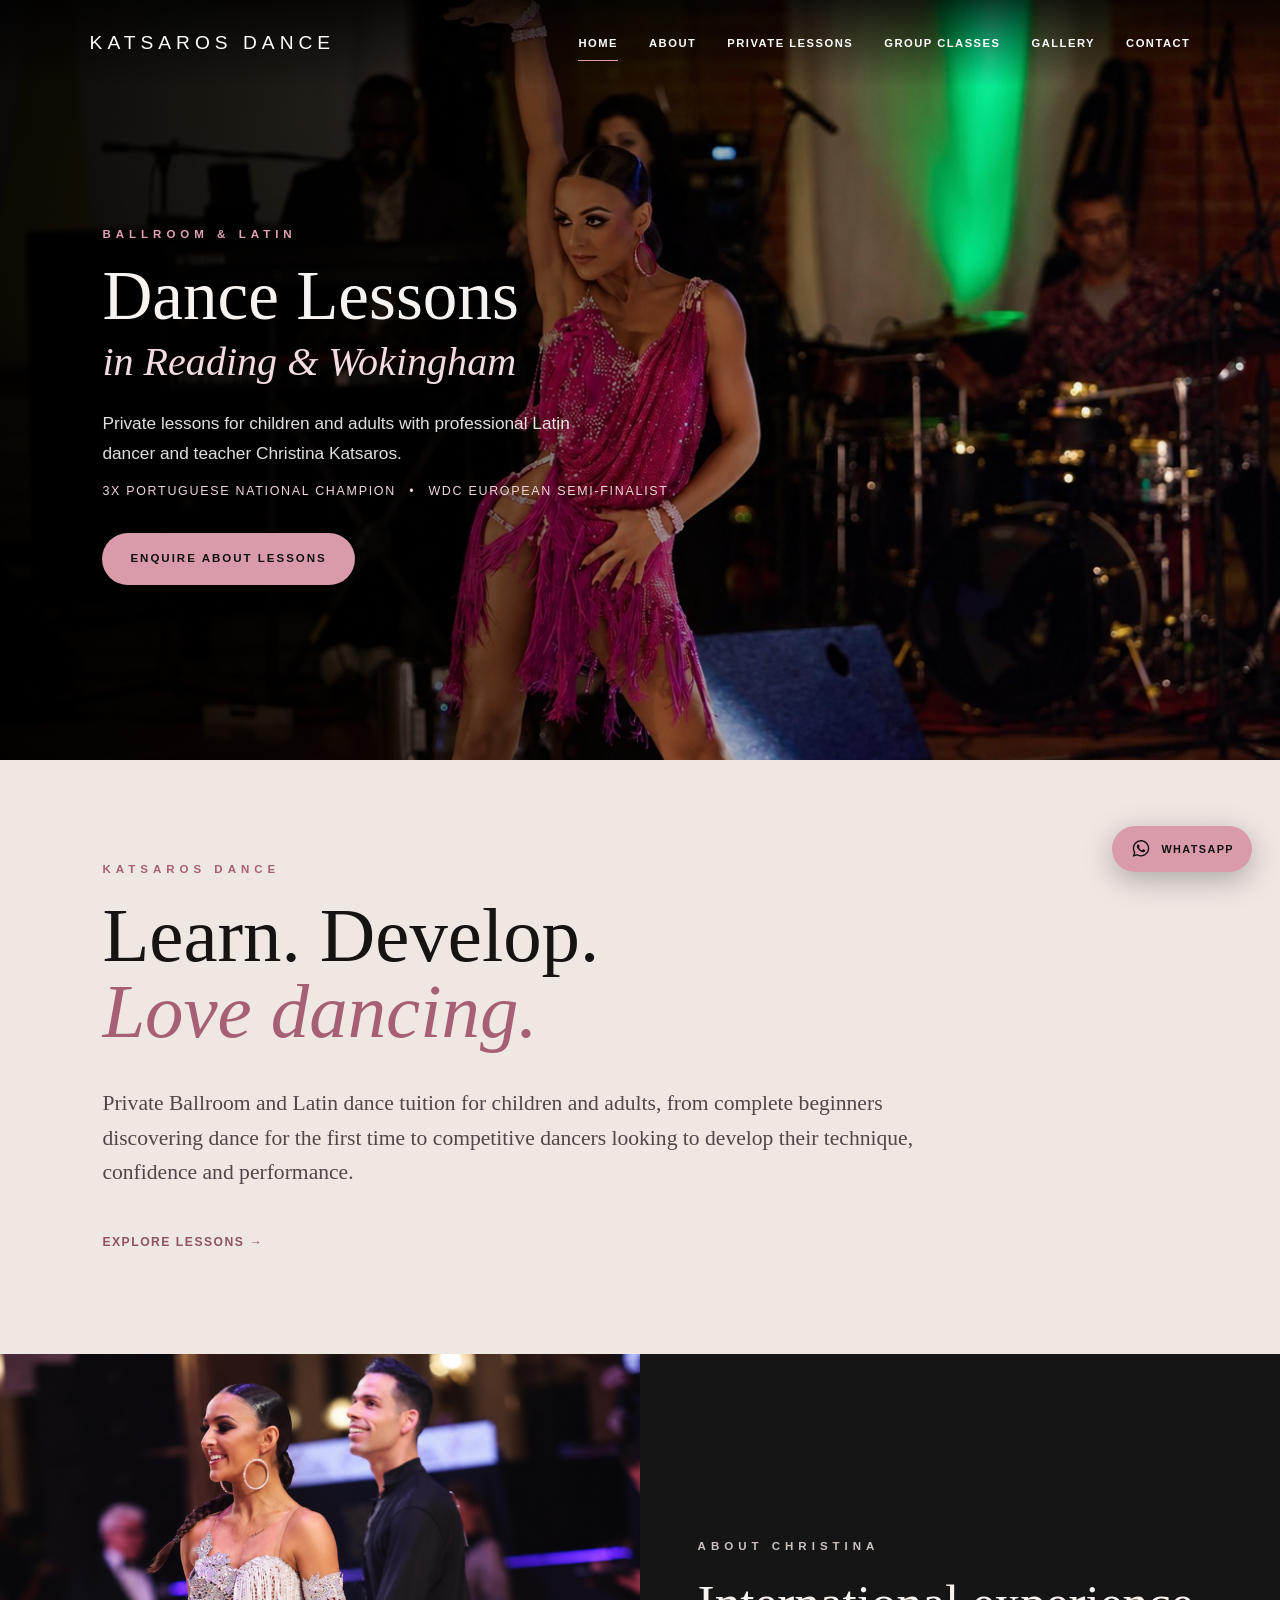
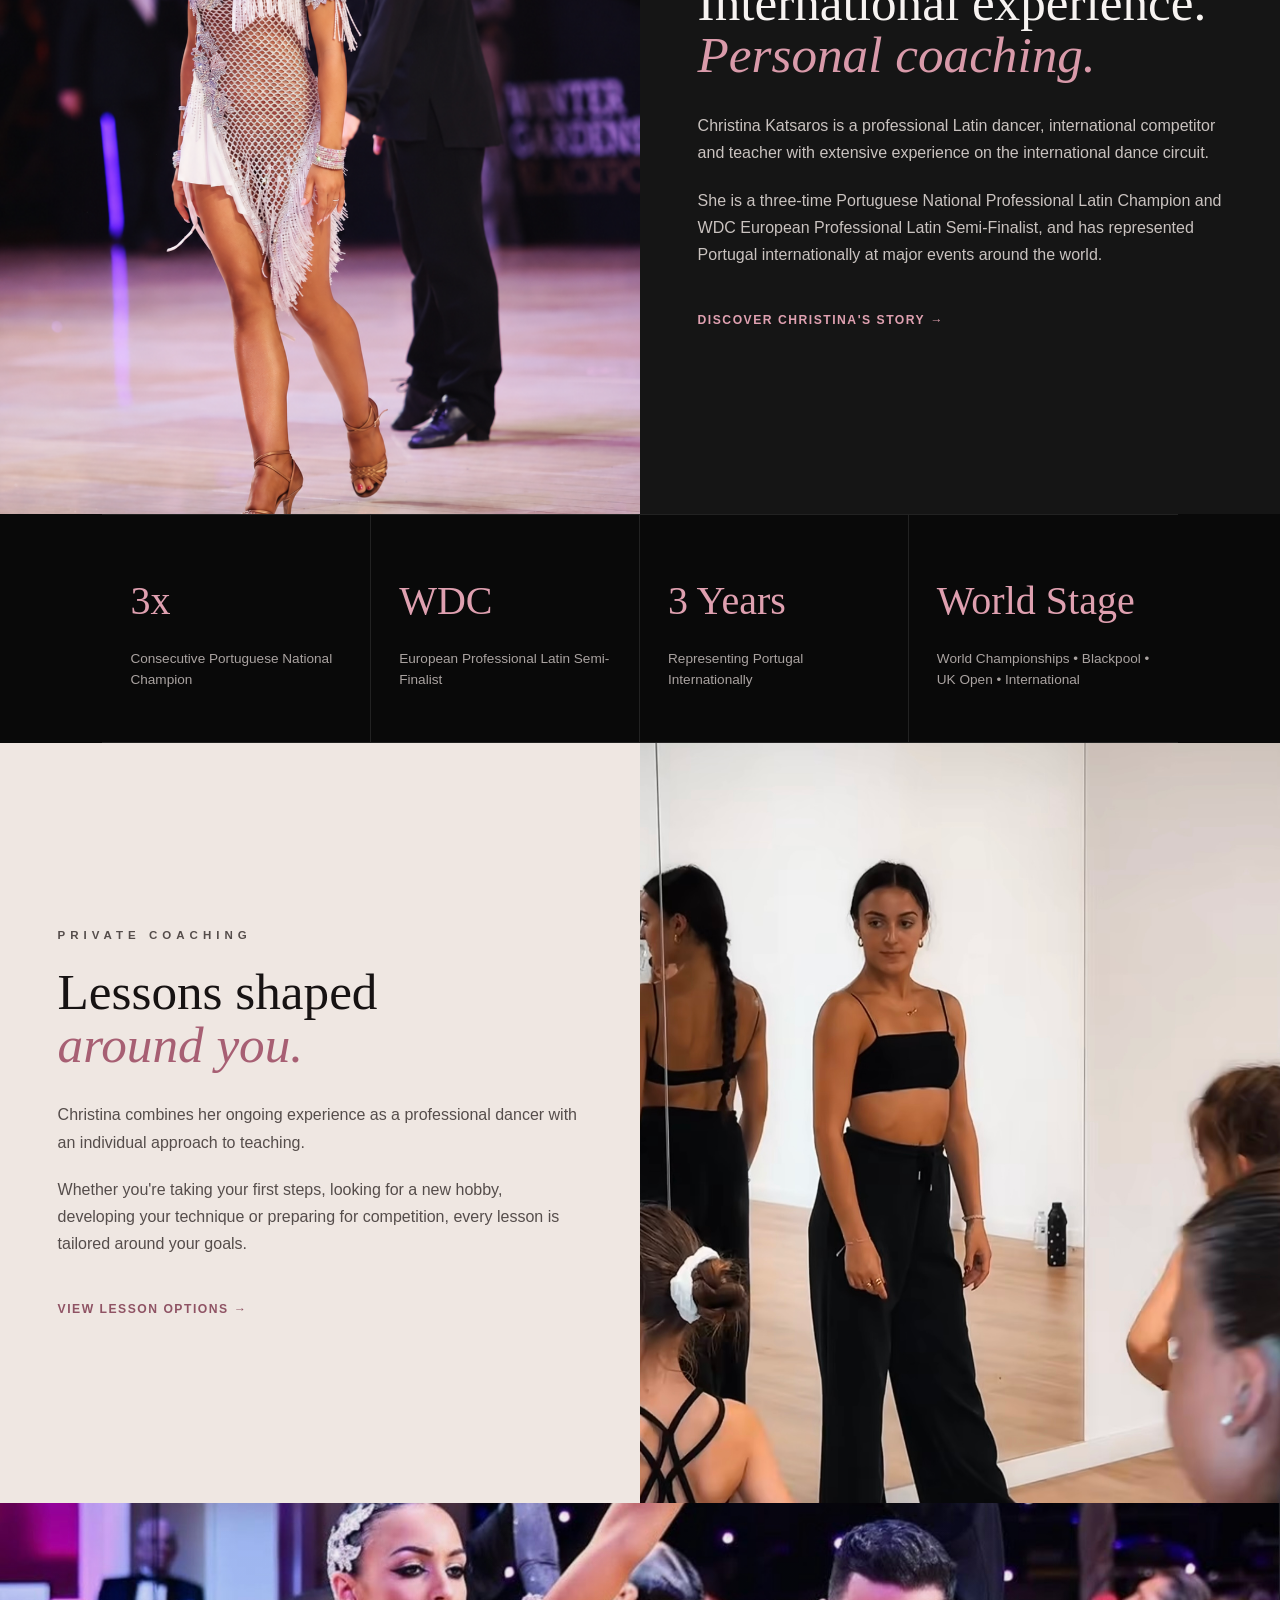
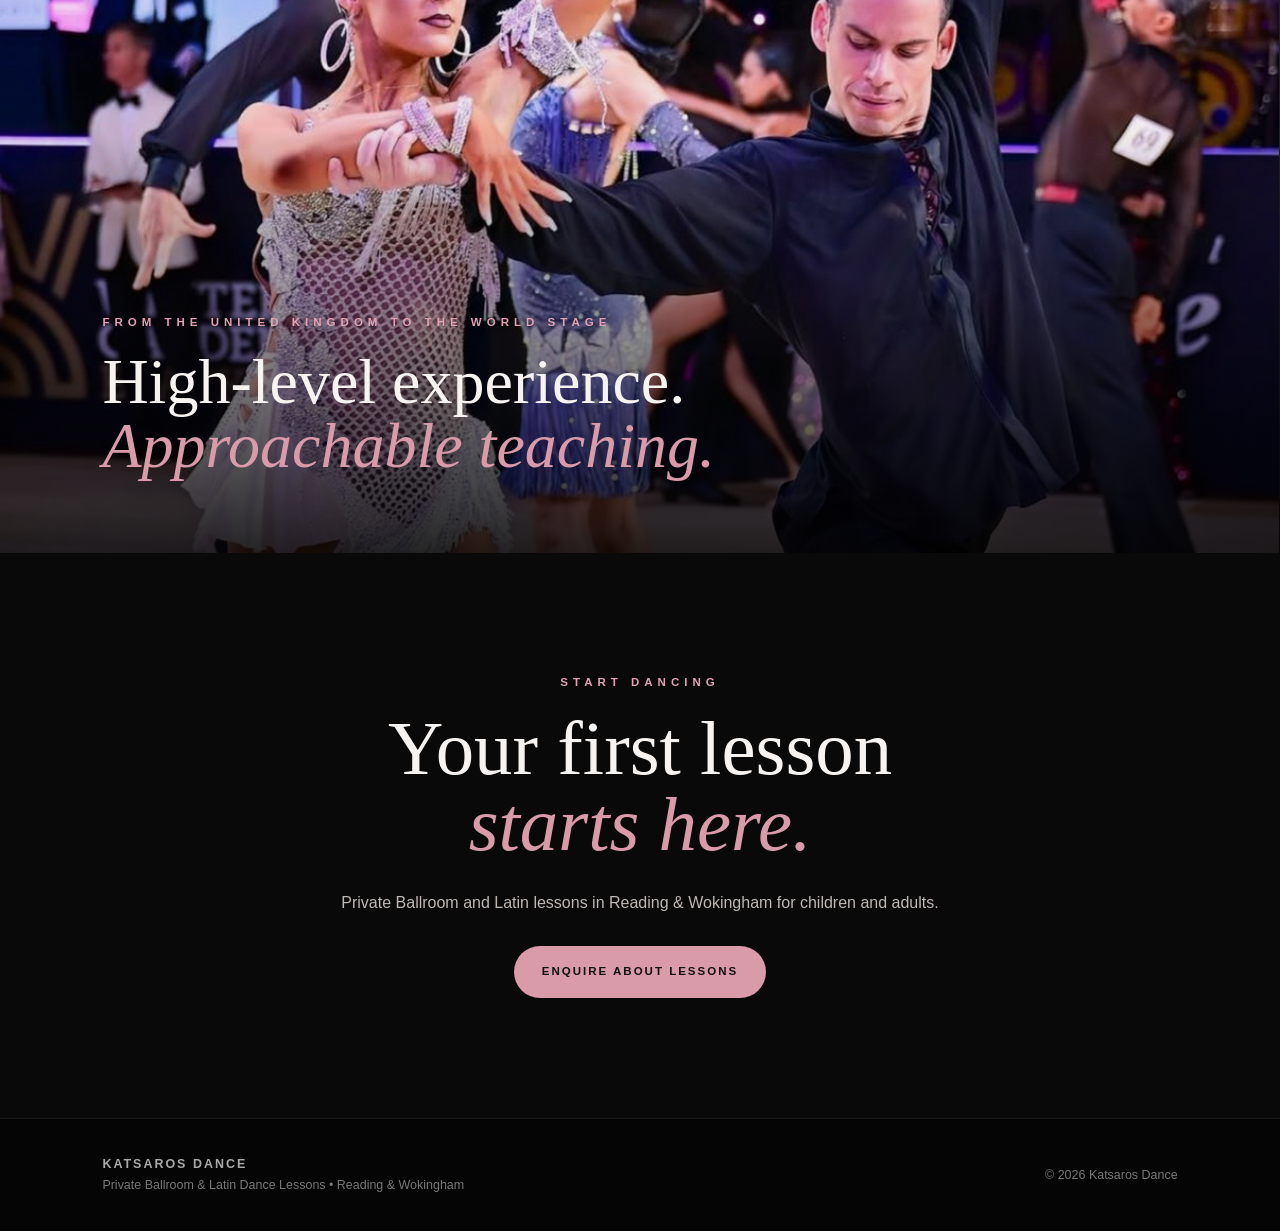
<file: index.html>
<!DOCTYPE html>
<html lang="en">

<head>
    <meta charset="UTF-8">
    <meta name="viewport" content="width=device-width, initial-scale=1.0">

    <title>Katsaros Dance | Ballroom & Latin Dance Lessons in Reading & Wokingham</title>

    <meta name="description"
        content="Private Ballroom and Latin dance lessons in Woodley, Reading & Wokingham with professional Latin dancer Christina Katsaros, 3x Portuguese National Champion and WDC European Semi-Finalist.">

    <link rel="stylesheet" href="style.css?v=3">
</head>

<body>

<header class="site-header">

    <a class="brand" href="index.html">Katsaros Dance</a>

    <button class="menu-toggle" aria-label="Open navigation menu" aria-expanded="false">
        <span></span>
        <span></span>
        <span></span>
    </button>

    <nav>
        <a class="active" href="index.html">Home</a>
        <a href="about.html">About</a>
        <a href="lessons.html">Private Lessons</a>
        <a href="group-classes.html">Group Classes</a>
        <a href="gallery.html">Gallery</a>
        <a href="contact.html">Contact</a>
    </nav>

</header>


<main>

    <section class="home-hero">

        <div class="hero-content">

            <p class="eyebrow">Ballroom & Latin</p>

            <h1>
                Dance Lessons
                <span>in Reading & Wokingham</span>
            </h1>

            <p class="hero-description">
                Private lessons for children and adults with professional
                Latin dancer and teacher Christina Katsaros.
            </p>

            <p class="hero-achievement">
                3x Portuguese National Champion
                <span>•</span>
                WDC European Semi-Finalist
            </p>

            <a class="button" href="contact.html">
                Enquire About Lessons
            </a>

        </div>

    </section>


    <section class="light-section home-intro">

        <div class="narrow-content">

            <p class="eyebrow dark-eyebrow">Katsaros Dance</p>

            <h2>
                Learn. Develop.
                <em>Love dancing.</em>
            </h2>

            <p class="large-copy">
                Private Ballroom and Latin dance tuition for children and adults,
                from complete beginners discovering dance for the first time to
                competitive dancers looking to develop their technique,
                confidence and performance.
            </p>

            <a class="text-link" href="lessons.html">
                Explore lessons →
            </a>

        </div>

    </section>


    <section class="split-section dark-section">

        <div class="split-image">
            <img
                src="white dress blackpool.png"
                alt="Christina Katsaros competing in Latin dancing">
        </div>

        <div class="split-copy">

            <p class="eyebrow">About Christina</p>

            <h2>
                International experience.
                <em>Personal coaching.</em>
            </h2>

            <p>
                Christina Katsaros is a professional Latin dancer,
                international competitor and teacher with extensive
                experience on the international dance circuit.
            </p>

            <p>
                She is a three-time Portuguese National Professional Latin
                Champion and WDC European Professional Latin Semi-Finalist,
                and has represented Portugal internationally at major events
                around the world.
            </p>

            <a class="text-link light-link" href="about.html">
                Discover Christina's story →
            </a>

        </div>

    </section>


    <section class="credentials-section">

        <div class="credentials-grid">

            <div class="credential">
                <strong>3x</strong>
                <span>Consecutive Portuguese National Champion</span>
            </div>

            <div class="credential">
                <strong>WDC</strong>
                <span>European Professional Latin Semi-Finalist</span>
            </div>

            <div class="credential">
                <strong>3 Years</strong>
                <span>Representing Portugal Internationally</span>
            </div>

            <div class="credential">
                <strong>World Stage</strong>
                <span>World Championships • Blackpool • UK Open • International</span>
            </div>

        </div>

    </section>


    <section class="split-section light-section reverse">

        <div class="split-image">
            <img
                src="teaching.jpeg"
                alt="Christina Katsaros teaching a dance class">
        </div>

        <div class="split-copy">

            <p class="eyebrow dark-eyebrow">Private Coaching</p>

            <h2>
                Lessons shaped
                <em>around you.</em>
            </h2>

            <p>
                Christina combines her ongoing experience as a professional
                dancer with an individual approach to teaching.
            </p>

            <p>
                Whether you're taking your first steps, looking for a new hobby,
                developing your technique or preparing for competition, every
                lesson is tailored around your goals.
            </p>

            <a class="text-link" href="lessons.html">
                View lesson options →
            </a>

        </div>

    </section>


    <section class="feature-image-section">

        <img
            src="paso blackpool.jpeg"
            alt="Christina Katsaros competing at the Blackpool Dance Festival">

        <div class="feature-image-overlay">

            <p class="eyebrow">From the United Kingdom to the World Stage</p>

            <h2>
                High-level experience.
                <em>Approachable teaching.</em>
            </h2>

        </div>

    </section>


    <section class="contact-cta">

        <p class="eyebrow">Start Dancing</p>

        <h2>
            Your first lesson
            <em>starts here.</em>
        </h2>

        <p>
            Private Ballroom and Latin lessons in Reading & Wokingham
            for children and adults.
        </p>

        <a class="button" href="contact.html">
            Enquire About Lessons
        </a>

    </section>

</main>


<footer>

    <div>
        <strong>Katsaros Dance</strong>
        <p>Private Ballroom & Latin Dance Lessons • Reading & Wokingham</p>
    </div>

    <div>
        <p>© 2026 Katsaros Dance</p>
    </div>

</footer>


<a
    class="whatsapp-float"
    href="https://wa.me/447418609492?text=Hi%20Christina%2C%20I%27m%20interested%20in%20dance%20lessons%20and%20would%20like%20some%20more%20information."
    target="_blank"
    rel="noopener noreferrer"
    aria-label="Contact Katsaros Dance on WhatsApp"
>
    <svg viewBox="0 0 32 32" aria-hidden="true">
        <path d="M16.04 3C9.42 3 4.04 8.37 4.04 14.98c0 2.11.55 4.17 1.6 5.98L3.94 27.2l6.39-1.68a12 12 0 0 0 5.7 1.45h.01c6.61 0 11.99-5.38 11.99-11.99C28.03 8.37 22.65 3 16.04 3Zm0 21.95h-.01a9.96 9.96 0 0 1-5.08-1.39l-.36-.22-3.79.99 1.01-3.69-.24-.38a9.94 9.94 0 0 1-1.53-5.28c0-5.51 4.49-9.99 10-9.99 5.51 0 9.99 4.48 9.99 9.99 0 5.51-4.48 9.97-9.99 9.97Zm5.48-7.48c-.3-.15-1.77-.87-2.04-.97-.28-.1-.48-.15-.68.15-.2.3-.78.97-.95 1.17-.18.2-.35.22-.65.07-.3-.15-1.27-.47-2.42-1.5a9.05 9.05 0 0 1-1.67-2.08c-.17-.3-.02-.46.13-.61.14-.13.3-.35.45-.52.15-.18.2-.3.3-.5.1-.2.05-.37-.03-.52-.07-.15-.67-1.62-.92-2.22-.24-.58-.49-.5-.68-.51h-.58c-.2 0-.52.08-.8.38-.27.3-1.05 1.02-1.05 2.49 0 1.47 1.08 2.89 1.22 3.09.15.2 2.11 3.22 5.11 4.52.71.31 1.27.49 1.71.63.72.23 1.37.2 1.88.12.58-.09 1.77-.72 2.02-1.42.25-.7.25-1.3.18-1.42-.08-.13-.28-.2-.58-.35Z"/>
    </svg>

    <span>WhatsApp</span>
</a>


<!-- MOBILE MENU -->

<script>
    const menuToggle = document.querySelector('.menu-toggle');
    const navigation = document.querySelector('.site-header nav');

    menuToggle.addEventListener('click', function () {
        const isOpen = navigation.classList.toggle('open');

        menuToggle.classList.toggle('active', isOpen);
        menuToggle.setAttribute('aria-expanded', isOpen);
    });

    navigation.querySelectorAll('a').forEach(function (link) {
        link.addEventListener('click', function () {
            navigation.classList.remove('open');
            menuToggle.classList.remove('active');
            menuToggle.setAttribute('aria-expanded', 'false');
        });
    });
</script>

</body>

</html>
</file>
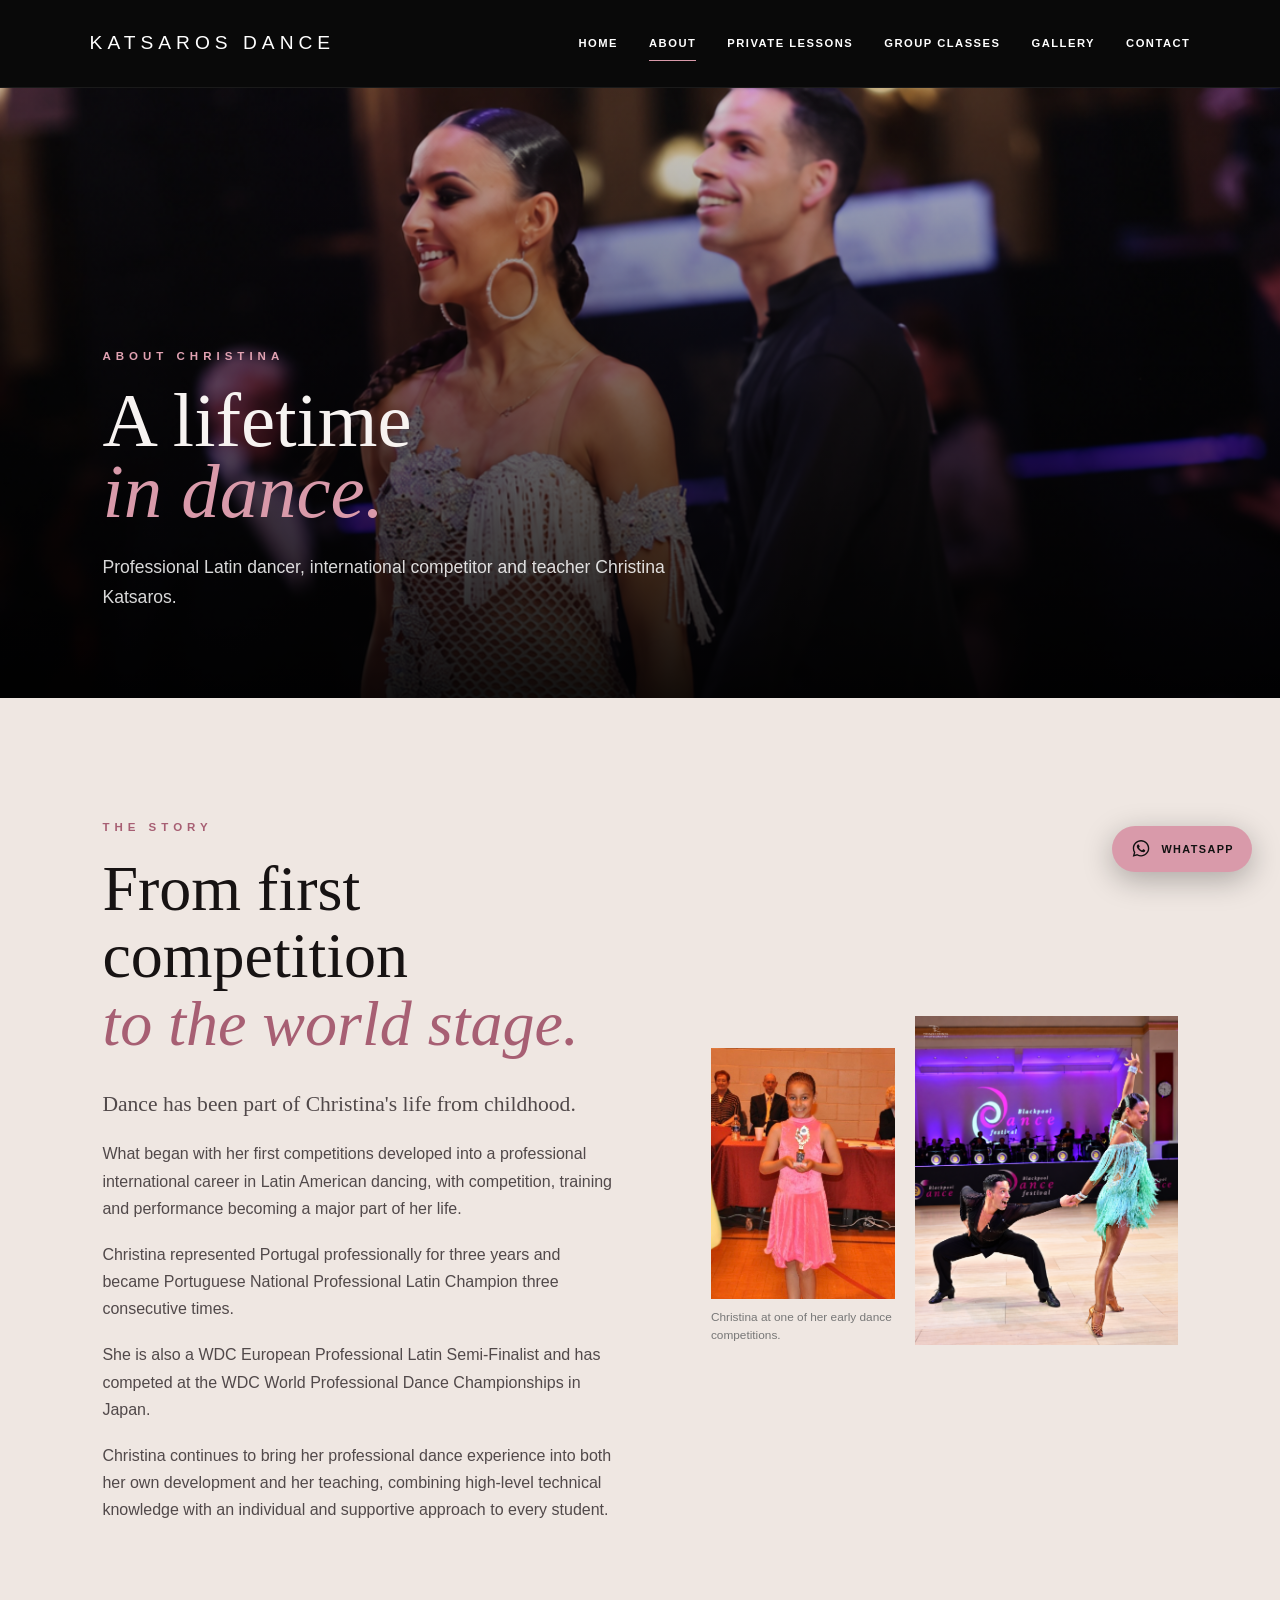
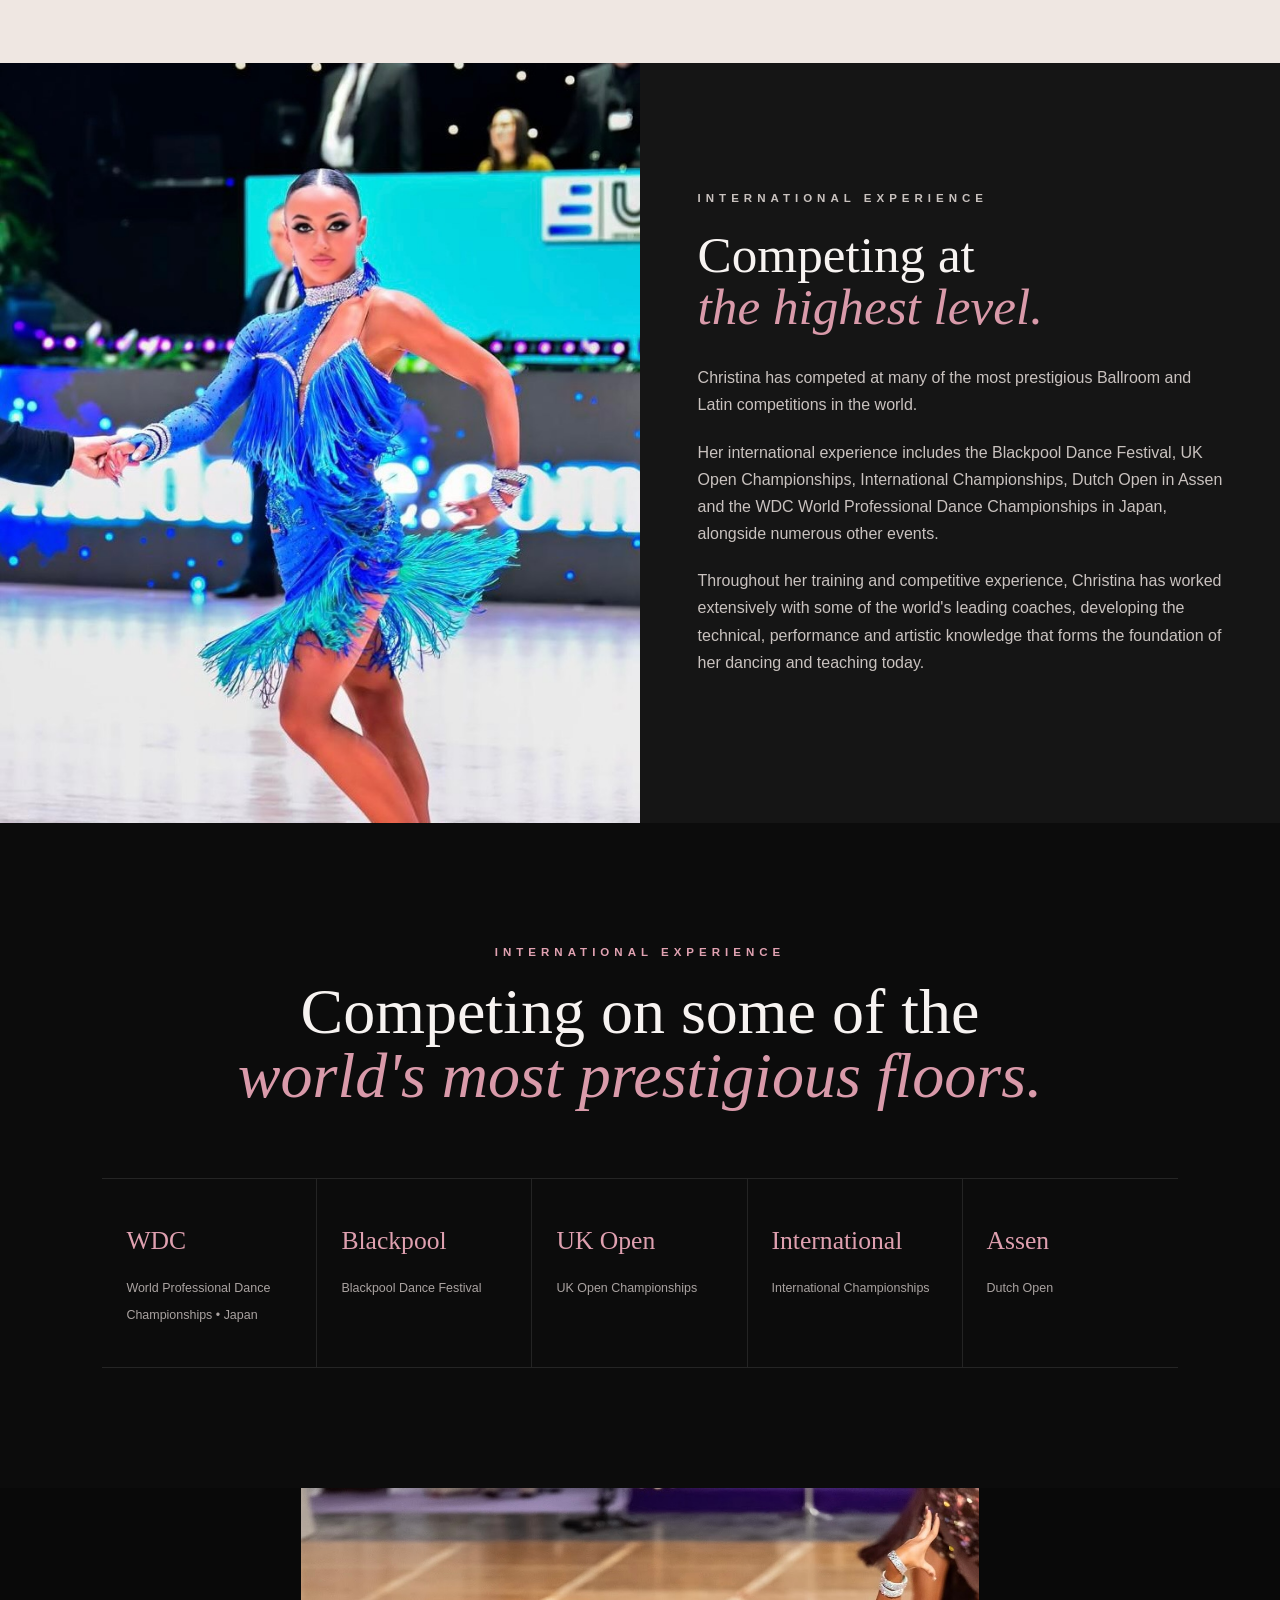
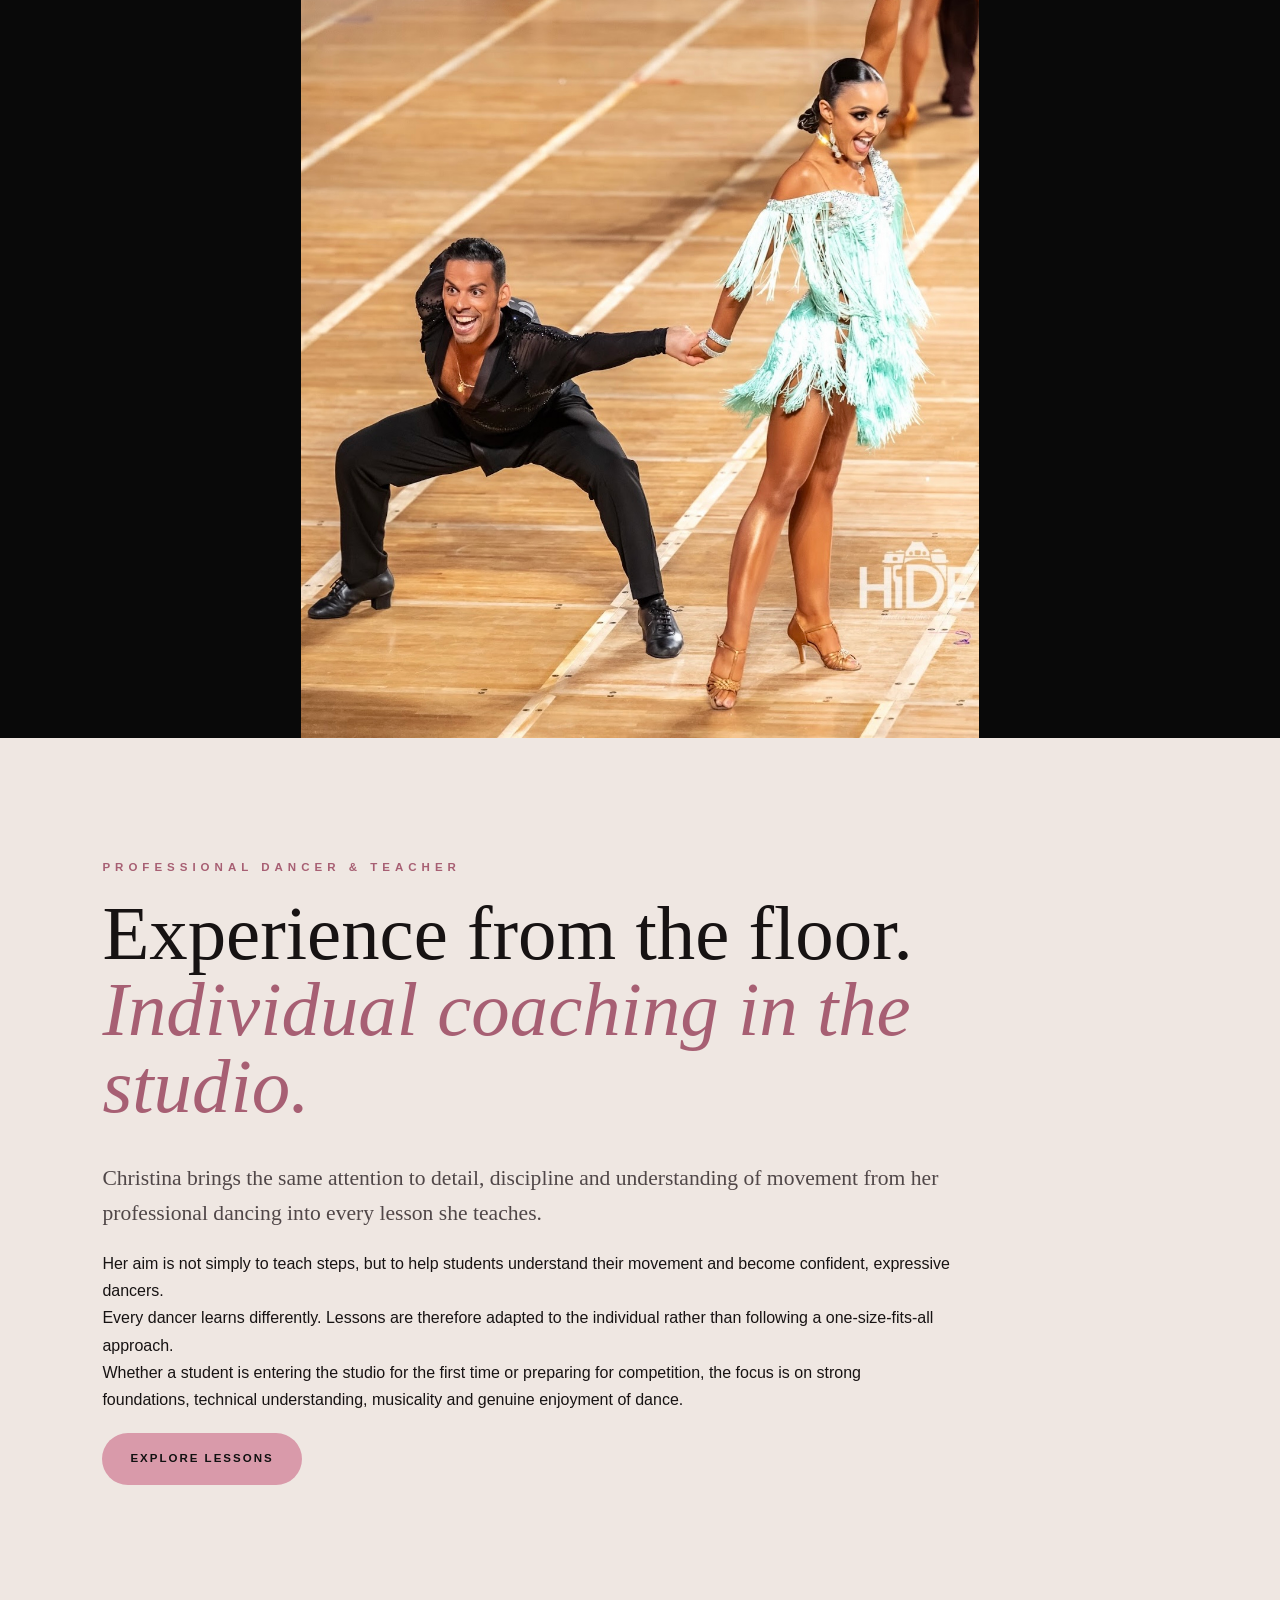
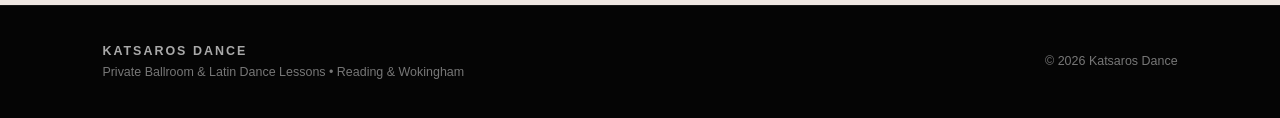
<file: about.html>
<!DOCTYPE html>
<html lang="en">

<head>
    <meta charset="UTF-8">
    <meta name="viewport" content="width=device-width, initial-scale=1.0">

    <title>About Christina | Katsaros Dance</title>

    <meta name="description"
        content="Learn about professional Latin dancer and teacher Christina Katsaros, 3x Portuguese National Champion and WDC European Semi-Finalist.">

    <link rel="stylesheet" href="style.css?v=3">
</head>

<body>

<header class="site-header solid-header">

    <a class="brand" href="index.html">Katsaros Dance</a>

    <button class="menu-toggle" aria-label="Open navigation menu" aria-expanded="false">
        <span></span>
        <span></span>
        <span></span>
    </button>

    <nav>
        <a href="index.html">Home</a>
        <a class="active" href="about.html">About</a>
        <a href="lessons.html">Private Lessons</a>
        <a href="group-classes.html">Group Classes</a>
        <a href="gallery.html">Gallery</a>
        <a href="contact.html">Contact</a>
    </nav>

</header>


<main>

    <section class="page-hero about-hero">

        <div>

            <p class="eyebrow">About Christina</p>

            <h1>
                A lifetime
                <em>in dance.</em>
            </h1>

            <p>
                Professional Latin dancer, international competitor
                and teacher Christina Katsaros.
            </p>

        </div>

    </section>


    <section class="about-story light-section">

        <div class="story-text">

            <p class="eyebrow dark-eyebrow">The Story</p>

            <h2>
                From first competition
                <em>to the world stage.</em>
            </h2>

            <p class="large-copy">
                Dance has been part of Christina's life from childhood.
            </p>

            <p>
                What began with her first competitions developed into a
                professional international career in Latin American dancing,
                with competition, training and performance becoming a major
                part of her life.
            </p>

            <p>
                Christina represented Portugal professionally for three years
                and became Portuguese National Professional Latin Champion
                three consecutive times.
            </p>

            <p>
                She is also a WDC European Professional Latin Semi-Finalist
                and has competed at the WDC World Professional Dance
                Championships in Japan.
            </p>

            <p>
                Christina continues to bring her professional dance experience
                into both her own development and her teaching, combining
                high-level technical knowledge with an individual and
                supportive approach to every student.
            </p>

        </div>

        <div class="journey-images">

            <figure class="childhood-photo">
                <img
                    src="first competition.jpeg"
                    alt="Christina Katsaros at one of her first dance competitions">

                <figcaption>
                    Christina at one of her early dance competitions.
                </figcaption>
            </figure>

            <figure>
                <img
                    src="blue dress pose blackpool.png"
                    alt="Christina Katsaros competing professionally">
            </figure>

        </div>

    </section>


    <section class="split-section dark-section">

        <div class="split-image tall-image">
            <img
                src="blue dress uk open.jpeg"
                alt="Christina Katsaros competing at a major international dance competition">
        </div>

        <div class="split-copy">

            <p class="eyebrow">International Experience</p>

            <h2>
                Competing at
                <em>the highest level.</em>
            </h2>

            <p>
                Christina has competed at many of the most prestigious
                Ballroom and Latin competitions in the world.
            </p>

            <p>
                Her international experience includes the Blackpool Dance
                Festival, UK Open Championships, International Championships,
                Dutch Open in Assen and the WDC World Professional Dance
                Championships in Japan, alongside numerous other events.
            </p>

            <p>
                Throughout her training and competitive experience,
                Christina has worked extensively with some of the world's
                leading coaches, developing the technical, performance and
                artistic knowledge that forms the foundation of her dancing
                and teaching today.
            </p>

        </div>

    </section>


    <section class="competition-section">

        <div class="section-heading centred">

            <p class="eyebrow">International Experience</p>

            <h2>
                Competing on some of the
                <em>world's most prestigious floors.</em>
            </h2>

        </div>

        <div class="event-grid">

            <div>
                <strong>WDC</strong>
                <span>World Professional Dance Championships • Japan</span>
            </div>

            <div>
                <strong>Blackpool</strong>
                <span>Blackpool Dance Festival</span>
            </div>

            <div>
                <strong>UK Open</strong>
                <span>UK Open Championships</span>
            </div>

            <div>
                <strong>International</strong>
                <span>International Championships</span>
            </div>

            <div>
                <strong>Assen</strong>
                <span>Dutch Open</span>
            </div>

        </div>

    </section>


    <section class="wide-photo">

        <img
            src="pose japan.jpeg"
            alt="Christina Katsaros performing Latin dancing">

    </section>


    <section class="light-section philosophy-section">

        <div class="narrow-content">

            <p class="eyebrow dark-eyebrow">Professional Dancer & Teacher</p>

            <h2>
                Experience from the floor.
                <em>Individual coaching in the studio.</em>
            </h2>

            <p class="large-copy">
                Christina brings the same attention to detail, discipline and
                understanding of movement from her professional dancing into
                every lesson she teaches.
            </p>

            <p>
                Her aim is not simply to teach steps, but to help students
                understand their movement and become confident, expressive
                dancers.
            </p>

            <p>
                Every dancer learns differently. Lessons are therefore adapted
                to the individual rather than following a one-size-fits-all
                approach.
            </p>

            <p>
                Whether a student is entering the studio for the first time or
                preparing for competition, the focus is on strong foundations,
                technical understanding, musicality and genuine enjoyment
                of dance.
            </p>

            <a class="button dark-button" href="lessons.html">
                Explore Lessons
            </a>

        </div>

    </section>

</main>


<footer>

    <div>
        <strong>Katsaros Dance</strong>
        <p>Private Ballroom & Latin Dance Lessons • Reading & Wokingham</p>
    </div>

    <div>
        <p>© 2026 Katsaros Dance</p>
    </div>

</footer>


<a
    class="whatsapp-float"
    href="https://wa.me/447418609492?text=Hi%20Christina%2C%20I%27m%20interested%20in%20dance%20lessons%20and%20would%20like%20some%20more%20information."
    target="_blank"
    rel="noopener noreferrer"
    aria-label="Contact Katsaros Dance on WhatsApp"
>
    <svg viewBox="0 0 32 32" aria-hidden="true">
        <path d="M16.04 3C9.42 3 4.04 8.37 4.04 14.98c0 2.11.55 4.17 1.6 5.98L3.94 27.2l6.39-1.68a12 12 0 0 0 5.7 1.45h.01c6.61 0 11.99-5.38 11.99-11.99C28.03 8.37 22.65 3 16.04 3Zm0 21.95h-.01a9.96 9.96 0 0 1-5.08-1.39l-.36-.22-3.79.99 1.01-3.69-.24-.38a9.94 9.94 0 0 1-1.53-5.28c0-5.51 4.49-9.99 10-9.99 5.51 0 9.99 4.48 9.99 9.99 0 5.51-4.48 9.97-9.99 9.97Zm5.48-7.48c-.3-.15-1.77-.87-2.04-.97-.28-.1-.48-.15-.68.15-.2.3-.78.97-.95 1.17-.18.2-.35.22-.65.07-.3-.15-1.27-.47-2.42-1.5a9.05 9.05 0 0 1-1.67-2.08c-.17-.3-.02-.46.13-.61.14-.13.3-.35.45-.52.15-.18.2-.3.3-.5.1-.2.05-.37-.03-.52-.07-.15-.67-1.62-.92-2.22-.24-.58-.49-.5-.68-.51h-.58c-.2 0-.52.08-.8.38-.27.3-1.05 1.02-1.05 2.49 0 1.47 1.08 2.89 1.22 3.09.15.2 2.11 3.22 5.11 4.52.71.31 1.27.49 1.71.63.72.23 1.37.2 1.88.12.58-.09 1.77-.72 2.02-1.42.25-.7.25-1.3.18-1.42-.08-.13-.28-.2-.58-.35Z"/>
    </svg>

    <span>WhatsApp</span>
</a>


<!-- MOBILE MENU -->

<script>
    const menuToggle = document.querySelector('.menu-toggle');
    const navigation = document.querySelector('.site-header nav');

    menuToggle.addEventListener('click', function () {
        const isOpen = navigation.classList.toggle('open');

        menuToggle.classList.toggle('active', isOpen);
        menuToggle.setAttribute('aria-expanded', isOpen);
    });

    navigation.querySelectorAll('a').forEach(function (link) {
        link.addEventListener('click', function () {
            navigation.classList.remove('open');
            menuToggle.classList.remove('active');
            menuToggle.setAttribute('aria-expanded', 'false');
        });
    });
</script>

</body>

</html>
</file>
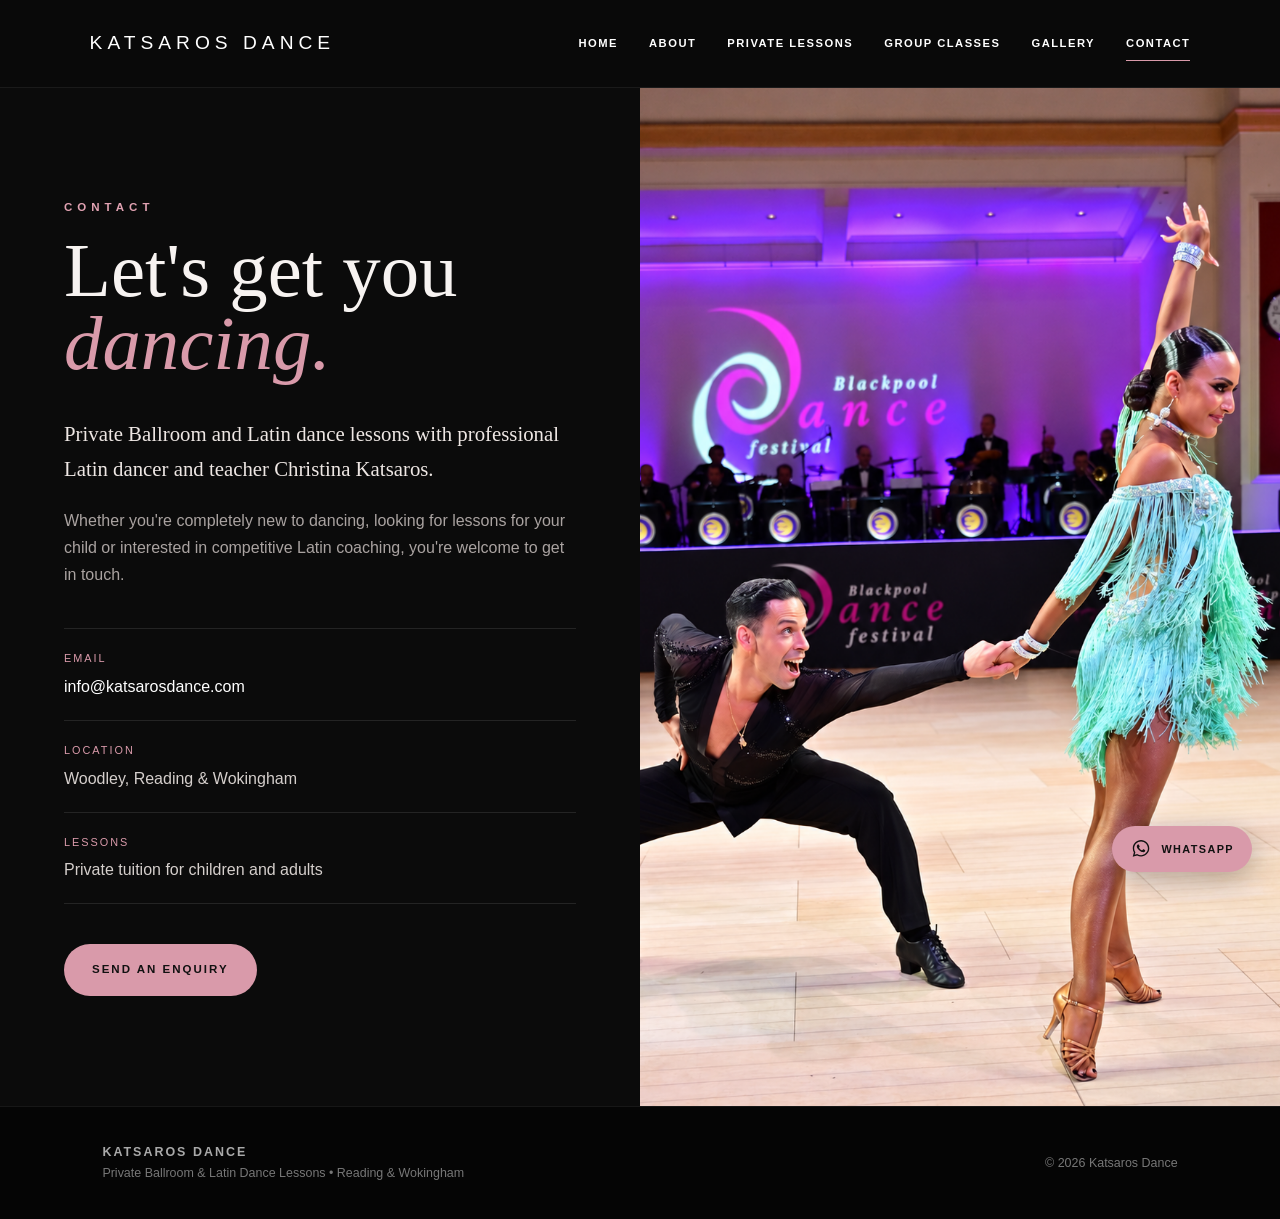
<file: contact.html>
<!DOCTYPE html>
<html lang="en">

<head>
    <meta charset="UTF-8">
    <meta name="viewport" content="width=device-width, initial-scale=1.0">

    <title>Contact | Katsaros Dance</title>

    <meta name="description"
        content="Enquire about private Ballroom and Latin dance lessons with professional Latin dancer Christina Katsaros in Reading & Wokingham.">

    <link rel="stylesheet" href="style.css?v=3">
</head>

<body>

<header class="site-header solid-header">

    <a class="brand" href="index.html">Katsaros Dance</a>

    <button class="menu-toggle" aria-label="Open navigation menu" aria-expanded="false">
        <span></span>
        <span></span>
        <span></span>
    </button>

    <nav>
        <a href="index.html">Home</a>
        <a href="about.html">About</a>
        <a href="lessons.html">Private Lessons</a>
        <a href="group-classes.html">Group Classes</a>
        <a href="gallery.html">Gallery</a>
        <a class="active" href="contact.html">Contact</a>
    </nav>

</header>


<main>

    <section class="contact-page">

        <div class="contact-page-copy">

            <p class="eyebrow">Contact</p>

            <h1>
                Let's get you
                <em>dancing.</em>
            </h1>

            <p class="contact-lead">
                Private Ballroom and Latin dance lessons with professional
                Latin dancer and teacher Christina Katsaros.
            </p>

            <p>
                Whether you're completely new to dancing, looking for
                lessons for your child or interested in competitive Latin
                coaching, you're welcome to get in touch.
            </p>


            <div class="contact-details">

                <div>

                    <span>Email</span>

                    <a href="mailto:info@katsarosdance.com">
                        info@katsarosdance.com
                    </a>

                </div>

                <div>

                    <span>Location</span>

                    <p>Woodley, Reading & Wokingham</p>

                </div>

                <div>

                    <span>Lessons</span>

                    <p>Private tuition for children and adults</p>

                </div>

            </div>


            <a class="button"
               href="mailto:info@katsarosdance.com?subject=Dance Lesson Enquiry">

                Send an Enquiry

            </a>

        </div>


        <div class="contact-page-image">

            <img
                src="blue dress pose blackpool.png"
                alt="Professional Latin dancer Christina Katsaros">

        </div>

    </section>

</main>


<footer>

    <div>
        <strong>Katsaros Dance</strong>
        <p>Private Ballroom & Latin Dance Lessons • Reading & Wokingham</p>
    </div>

    <div>
        <p>© 2026 Katsaros Dance</p>
    </div>

</footer>


<a
    class="whatsapp-float"
    href="https://wa.me/447418609492?text=Hi%20Christina%2C%20I%27m%20interested%20in%20dance%20lessons%20and%20would%20like%20some%20more%20information."
    target="_blank"
    rel="noopener noreferrer"
    aria-label="Contact Katsaros Dance on WhatsApp"
>
    <svg viewBox="0 0 32 32" aria-hidden="true">
        <path d="M16.04 3C9.42 3 4.04 8.37 4.04 14.98c0 2.11.55 4.17 1.6 5.98L3.94 27.2l6.39-1.68a12 12 0 0 0 5.7 1.45h.01c6.61 0 11.99-5.38 11.99-11.99C28.03 8.37 22.65 3 16.04 3Zm0 21.95h-.01a9.96 9.96 0 0 1-5.08-1.39l-.36-.22-3.79.99 1.01-3.69-.24-.38a9.94 9.94 0 0 1-1.53-5.28c0-5.51 4.49-9.99 10-9.99 5.51 0 9.99 4.48 9.99 9.99 0 5.51-4.48 9.97-9.99 9.97Zm5.48-7.48c-.3-.15-1.77-.87-2.04-.97-.28-.1-.48-.15-.68.15-.2.3-.78.97-.95 1.17-.18.2-.35.22-.65.07-.3-.15-1.27-.47-2.42-1.5a9.05 9.05 0 0 1-1.67-2.08c-.17-.3-.02-.46.13-.61.14-.13.3-.35.45-.52.15-.18.2-.3.3-.5.1-.2.05-.37-.03-.52-.07-.15-.67-1.62-.92-2.22-.24-.58-.49-.5-.68-.51h-.58c-.2 0-.52.08-.8.38-.27.3-1.05 1.02-1.05 2.49 0 1.47 1.08 2.89 1.22 3.09.15.2 2.11 3.22 5.11 4.52.71.31 1.27.49 1.71.63.72.23 1.37.2 1.88.12.58-.09 1.77-.72 2.02-1.42.25-.7.25-1.3.18-1.42-.08-.13-.28-.2-.58-.35Z"/>
    </svg>

    <span>WhatsApp</span>
</a>


<!-- MOBILE MENU -->

<script>
    const menuToggle = document.querySelector('.menu-toggle');
    const navigation = document.querySelector('.site-header nav');

    menuToggle.addEventListener('click', function () {
        const isOpen = navigation.classList.toggle('open');

        menuToggle.classList.toggle('active', isOpen);
        menuToggle.setAttribute('aria-expanded', isOpen);
    });

    navigation.querySelectorAll('a').forEach(function (link) {
        link.addEventListener('click', function () {
            navigation.classList.remove('open');
            menuToggle.classList.remove('active');
            menuToggle.setAttribute('aria-expanded', 'false');
        });
    });
</script>

</body>

</html>
</file>
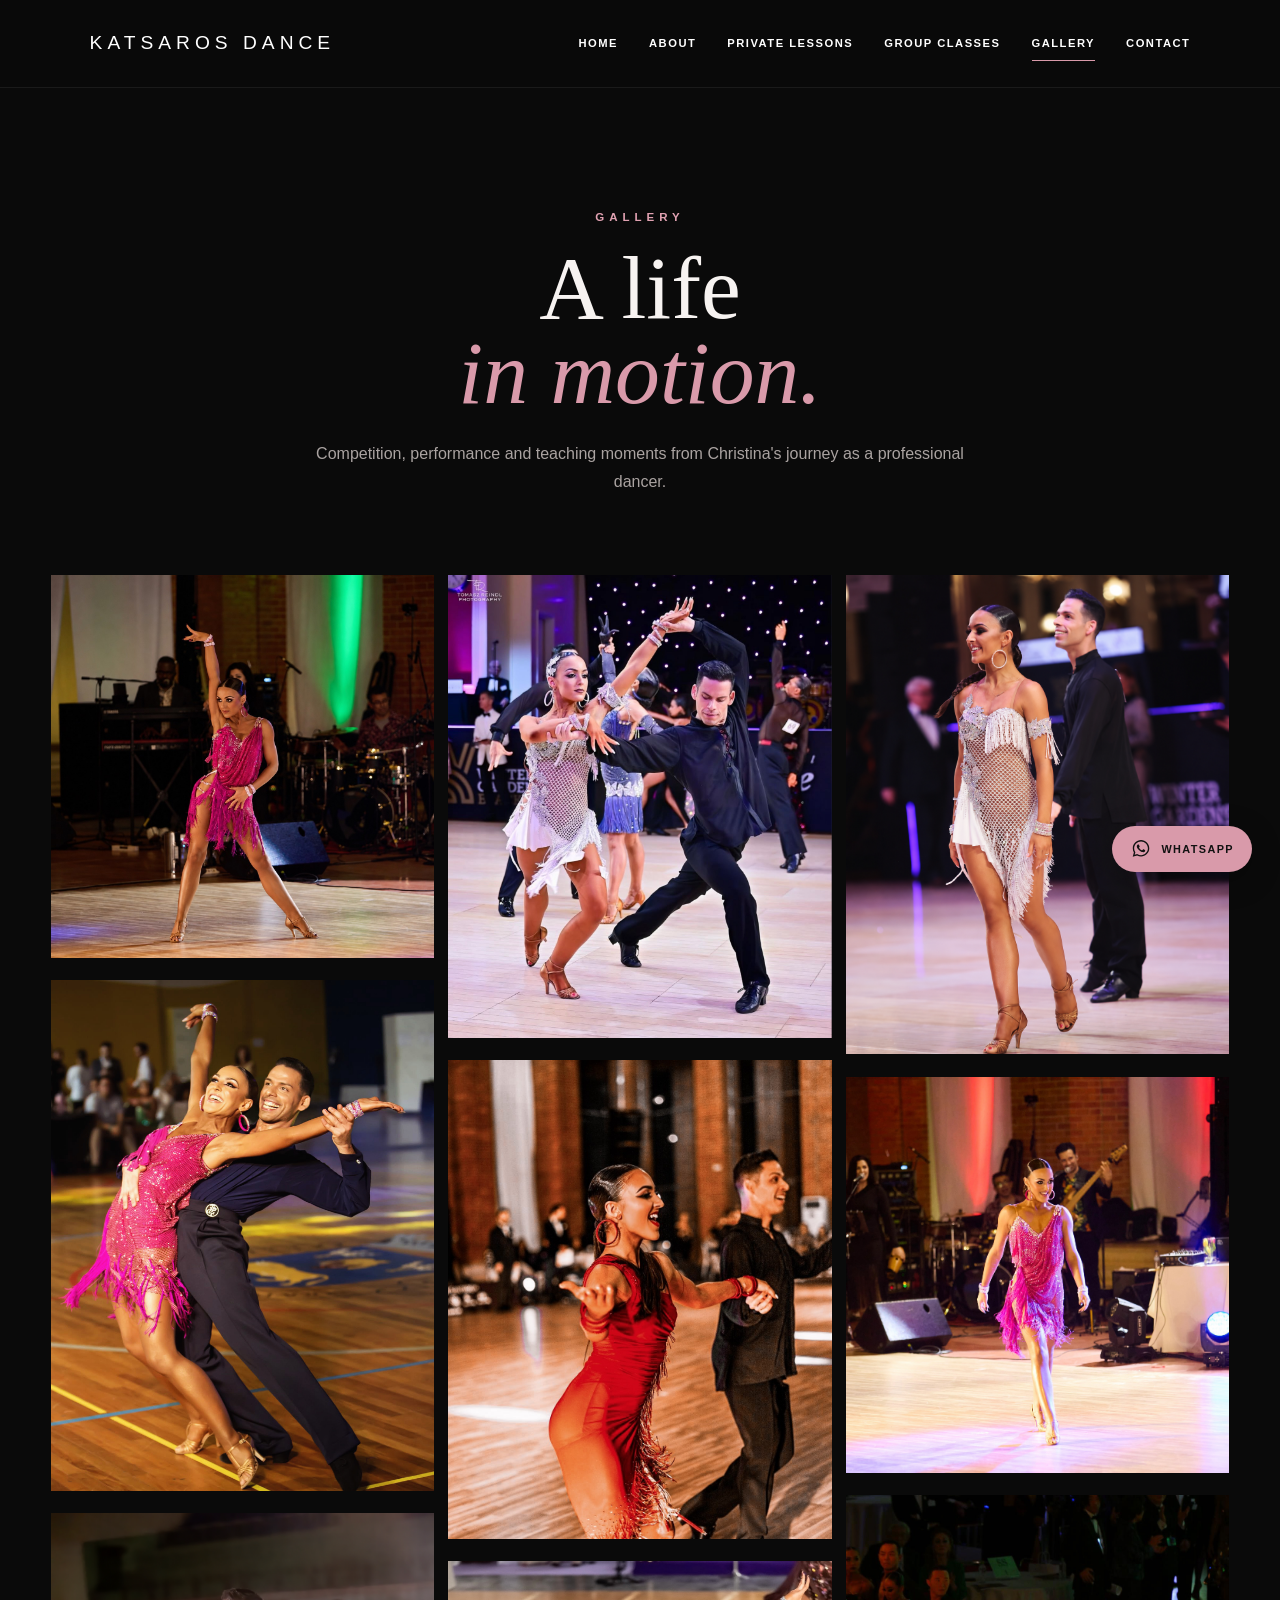
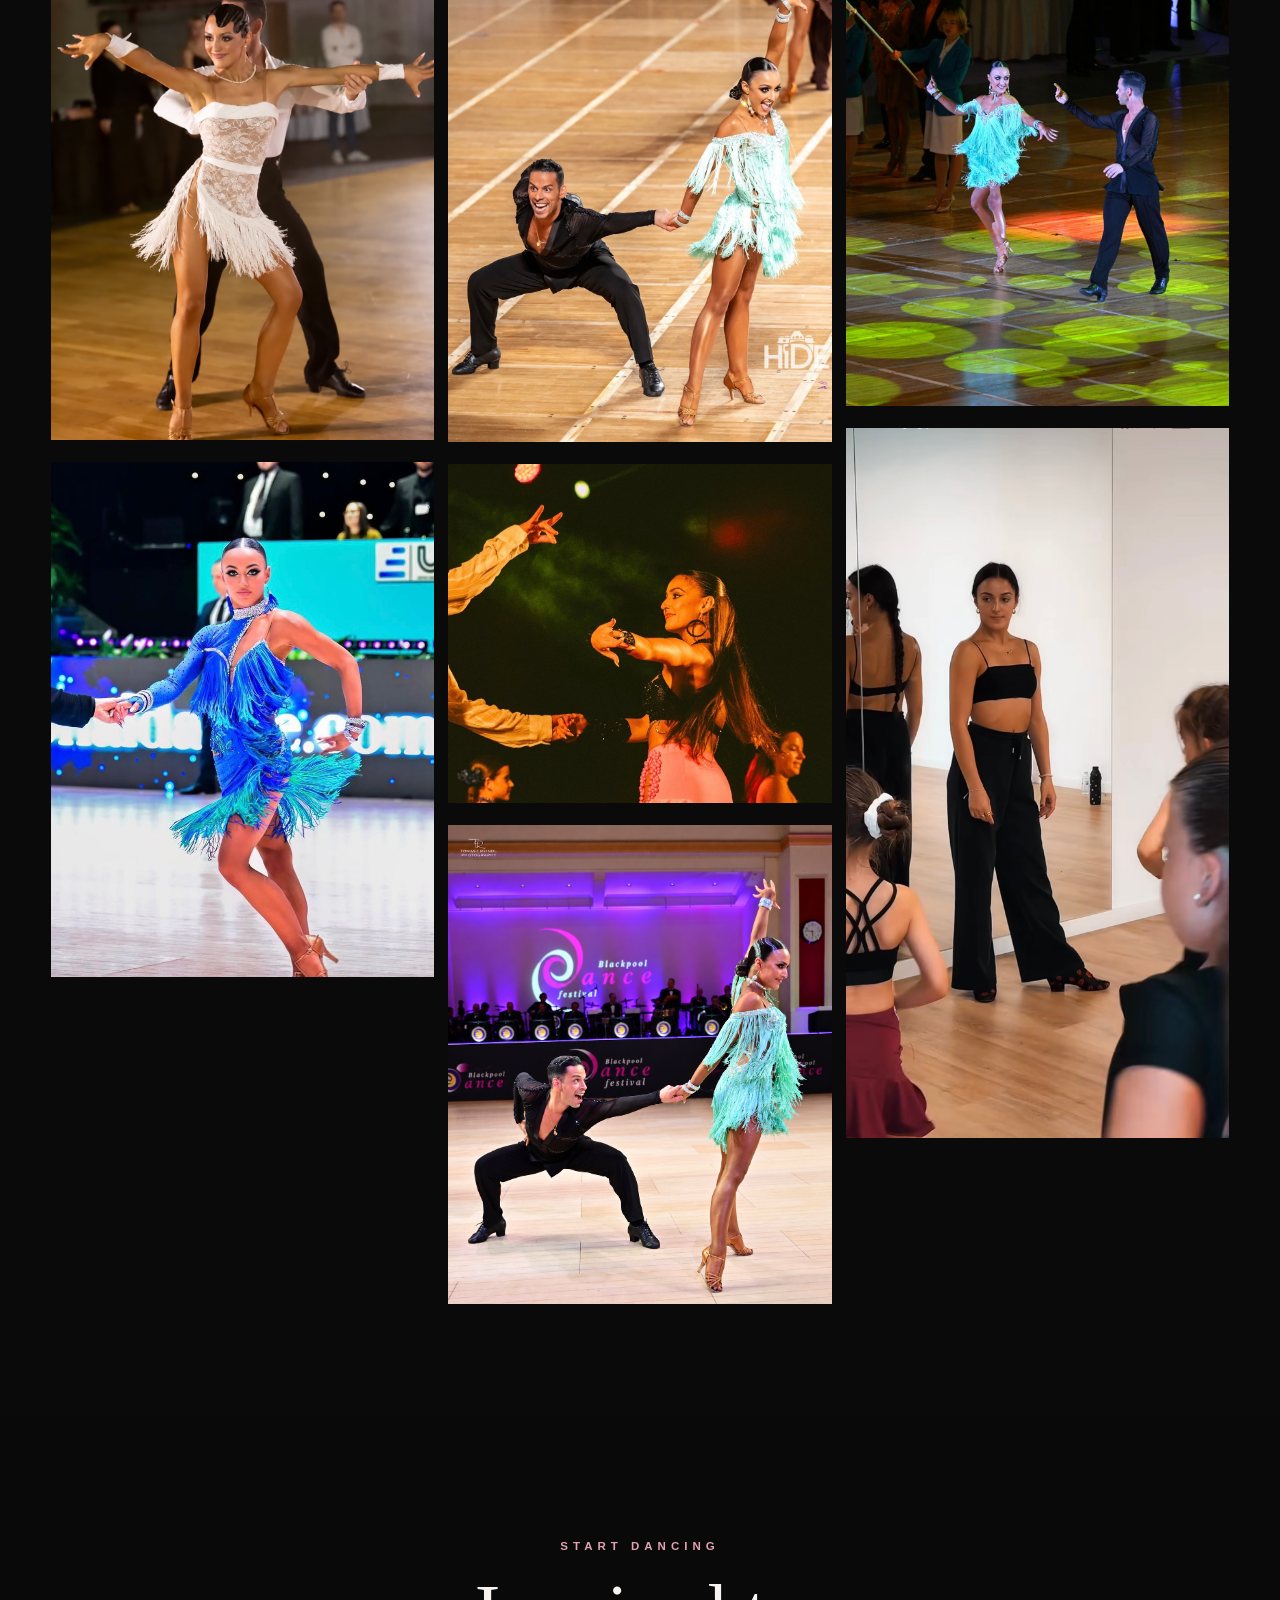
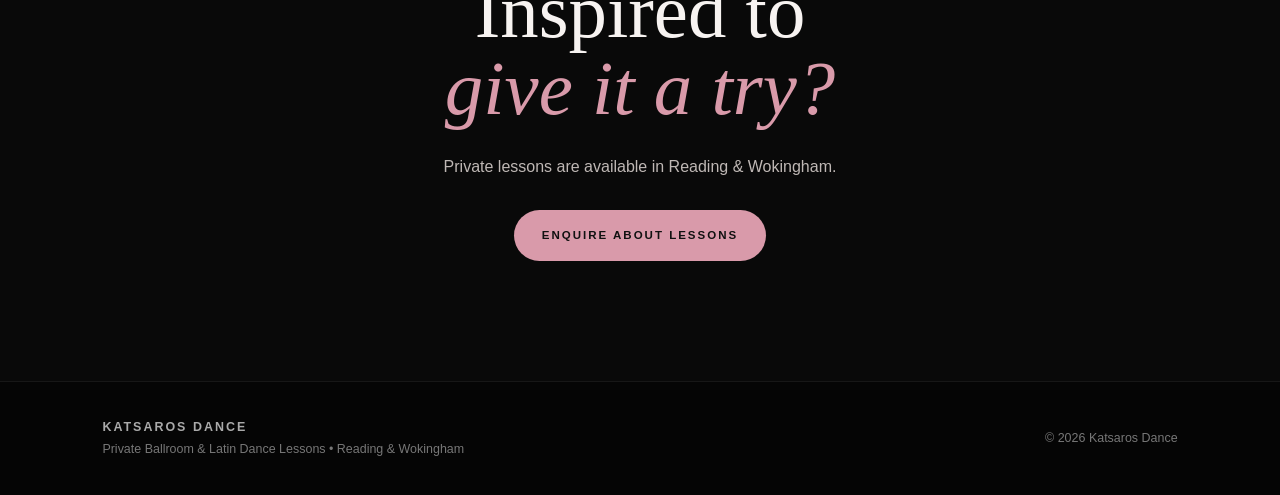
<file: gallery.html>
<!DOCTYPE html>
<html lang="en">

<head>
    <meta charset="UTF-8">
    <meta name="viewport" content="width=device-width, initial-scale=1.0">

    <title>Gallery | Katsaros Dance</title>

    <meta name="description"
        content="Competition, performance and teaching photography from professional Latin dancer Christina Katsaros.">

    <link rel="stylesheet" href="style.css?v=3">
</head>

<body>

<header class="site-header solid-header">

    <a class="brand" href="index.html">Katsaros Dance</a>

    <button class="menu-toggle" aria-label="Open navigation menu" aria-expanded="false">
        <span></span>
        <span></span>
        <span></span>
    </button>

    <nav>
        <a href="index.html">Home</a>
        <a href="about.html">About</a>
        <a href="lessons.html">Private Lessons</a>
        <a href="group-classes.html">Group Classes</a>
        <a class="active" href="gallery.html">Gallery</a>
        <a href="contact.html">Contact</a>
    </nav>

</header>


<main>

    <section class="gallery-header">

        <p class="eyebrow">Gallery</p>

        <h1>
            A life
            <em>in motion.</em>
        </h1>

        <p>
            Competition, performance and teaching moments from
            Christina's journey as a professional dancer.
        </p>

    </section>


    <section class="gallery-grid">

        <figure>
            <img
                src="christina-hero.jpg.jpeg.JPG"
                alt="Christina Katsaros performing professional Latin dancing">
        </figure>

        <figure class="gallery-large">
            <img
                src="pink dress samba.jpeg"
                alt="Christina Katsaros performing Latin dancing">
        </figure>

        <figure>
            <img
                src="White dress samba.png"
                alt="Christina Katsaros competing in a white Latin dress">
        </figure>

        <figure>
            <img
                src="blue dress uk open.jpeg"
                alt="Christina Katsaros competing in blue">
        </figure>

        <figure class="gallery-wide">
            <img
                src="paso blackpool.jpeg"
                alt="Christina Katsaros at the Blackpool Dance Festival">
        </figure>

        <figure>
            <img
                src="red scalabis.jpeg"
                alt="Christina Katsaros performing in red">
        </figure>

        <figure>
            <img
                src="pose japan.jpeg"
                alt="Christina Katsaros performing internationally">
        </figure>

        <figure>
            <img
                src="pink skirt show.jpeg"
                alt="Christina Katsaros performing in a stage show">
        </figure>

        <figure>
            <img
                src="blue dress pose blackpool.png"
                alt="Christina Katsaros in blue competition dress">
        </figure>

        <figure class="gallery-wide">
            <img
                src="white dress blackpool.png"
                alt="Christina Katsaros at Blackpool">
        </figure>

        <figure>
            <img
                src="pink scalabis.jpeg"
                alt="Christina Katsaros performing Latin dancing">
        </figure>

        <figure>
            <img
                src="Japan solo.jpeg"
                alt="Christina Katsaros competing in Japan">
        </figure>

        <figure>
            <img
                src="teaching.jpeg"
                alt="Christina Katsaros teaching dance students">
        </figure>

    </section>


    <section class="contact-cta">

        <p class="eyebrow">Start Dancing</p>

        <h2>
            Inspired to
            <em>give it a try?</em>
        </h2>

        <p>
            Private lessons are available in Reading & Wokingham.
        </p>

        <a class="button" href="contact.html">
            Enquire About Lessons
        </a>

    </section>

</main>


<footer>

    <div>
        <strong>Katsaros Dance</strong>
        <p>Private Ballroom & Latin Dance Lessons • Reading & Wokingham</p>
    </div>

    <div>
        <p>© 2026 Katsaros Dance</p>
    </div>

</footer>


<a
    class="whatsapp-float"
    href="https://wa.me/447418609492?text=Hi%20Christina%2C%20I%27m%20interested%20in%20dance%20lessons%20and%20would%20like%20some%20more%20information."
    target="_blank"
    rel="noopener noreferrer"
    aria-label="Contact Katsaros Dance on WhatsApp"
>
    <svg viewBox="0 0 32 32" aria-hidden="true">
        <path d="M16.04 3C9.42 3 4.04 8.37 4.04 14.98c0 2.11.55 4.17 1.6 5.98L3.94 27.2l6.39-1.68a12 12 0 0 0 5.7 1.45h.01c6.61 0 11.99-5.38 11.99-11.99C28.03 8.37 22.65 3 16.04 3Zm0 21.95h-.01a9.96 9.96 0 0 1-5.08-1.39l-.36-.22-3.79.99 1.01-3.69-.24-.38a9.94 9.94 0 0 1-1.53-5.28c0-5.51 4.49-9.99 10-9.99 5.51 0 9.99 4.48 9.99 9.99 0 5.51-4.48 9.97-9.99 9.97Zm5.48-7.48c-.3-.15-1.77-.87-2.04-.97-.28-.1-.48-.15-.68.15-.2.3-.78.97-.95 1.17-.18.2-.35.22-.65.07-.3-.15-1.27-.47-2.42-1.5a9.05 9.05 0 0 1-1.67-2.08c-.17-.3-.02-.46.13-.61.14-.13.3-.35.45-.52.15-.18.2-.3.3-.5.1-.2.05-.37-.03-.52-.07-.15-.67-1.62-.92-2.22-.24-.58-.49-.5-.68-.51h-.58c-.2 0-.52.08-.8.38-.27.3-1.05 1.02-1.05 2.49 0 1.47 1.08 2.89 1.22 3.09.15.2 2.11 3.22 5.11 4.52.71.31 1.27.49 1.71.63.72.23 1.37.2 1.88.12.58-.09 1.77-.72 2.02-1.42.25-.7.25-1.3.18-1.42-.08-.13-.28-.2-.58-.35Z"/>
    </svg>

    <span>WhatsApp</span>
</a>


<!-- MOBILE MENU -->

<script>
    const menuToggle = document.querySelector('.menu-toggle');
    const navigation = document.querySelector('.site-header nav');

    menuToggle.addEventListener('click', function () {
        const isOpen = navigation.classList.toggle('open');

        menuToggle.classList.toggle('active', isOpen);
        menuToggle.setAttribute('aria-expanded', isOpen);
    });

    navigation.querySelectorAll('a').forEach(function (link) {
        link.addEventListener('click', function () {
            navigation.classList.remove('open');
            menuToggle.classList.remove('active');
            menuToggle.setAttribute('aria-expanded', 'false');
        });
    });
</script>

</body>

</html>
</file>
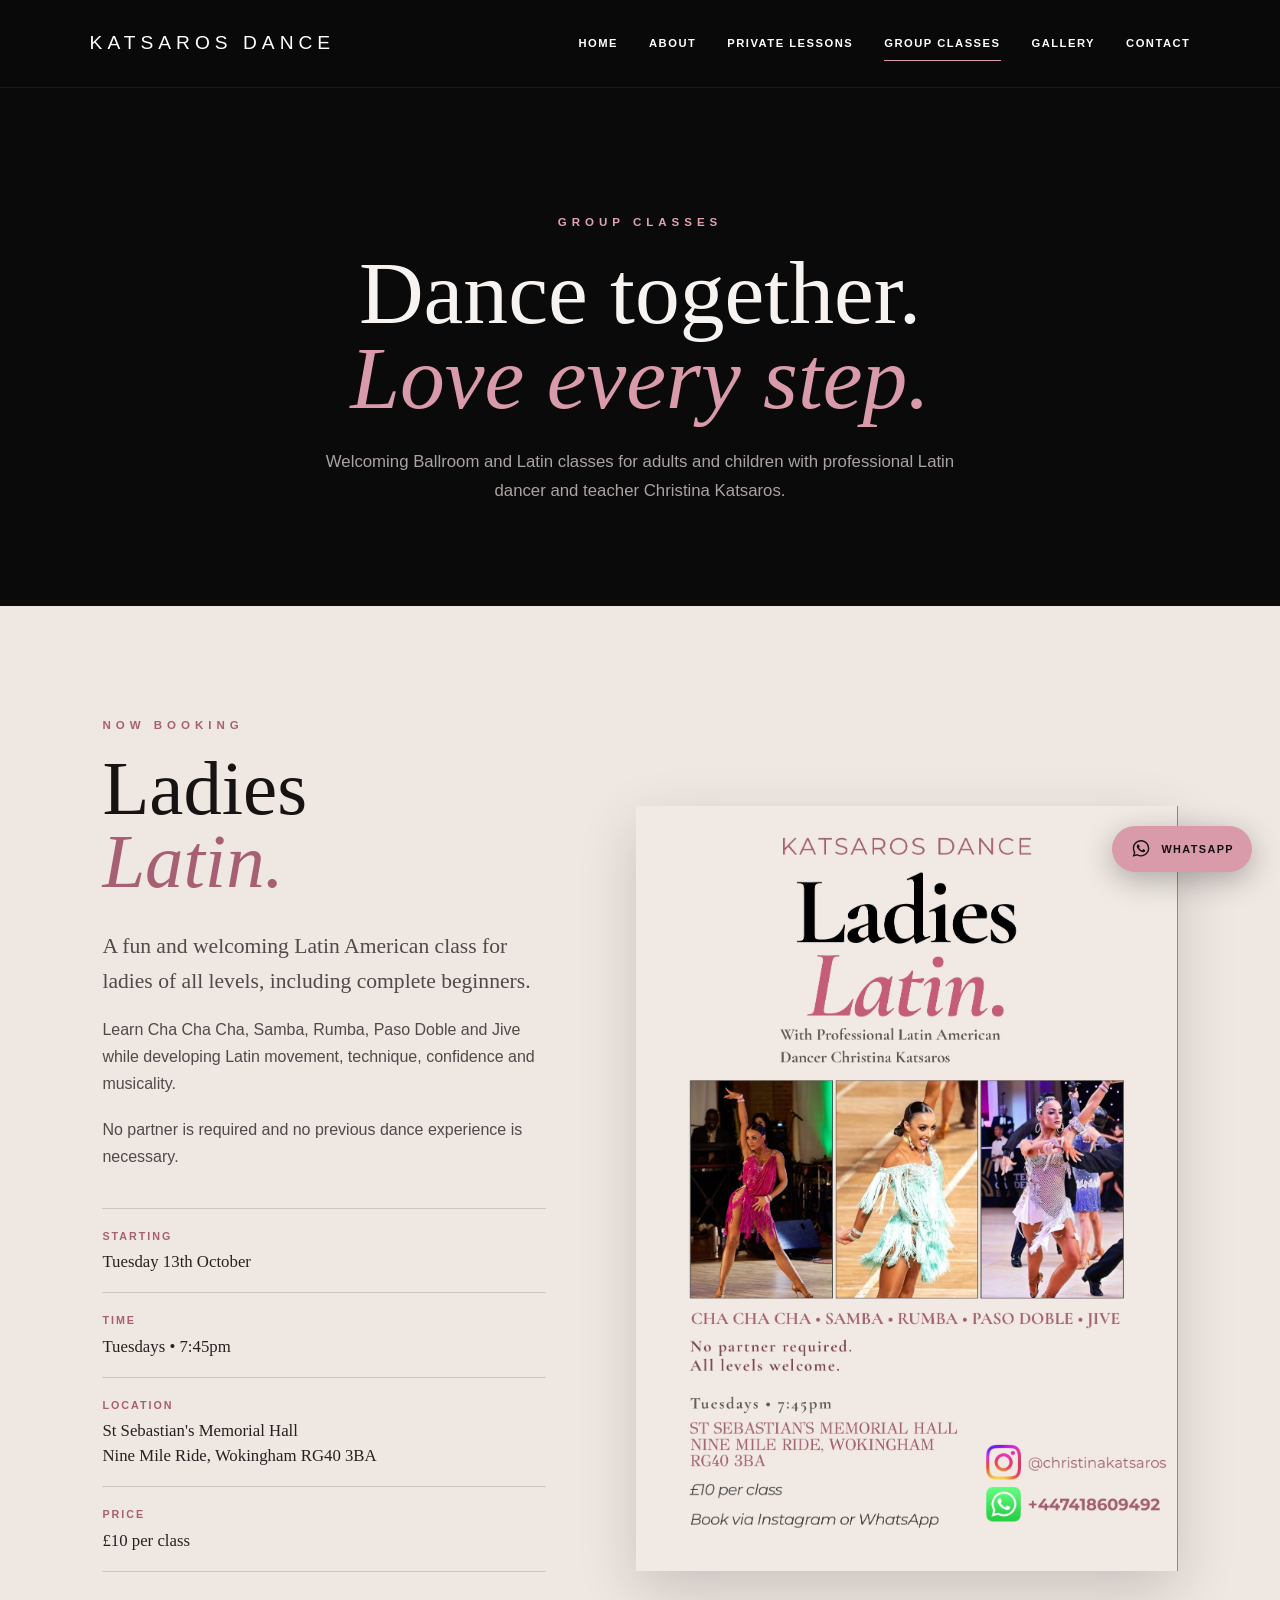
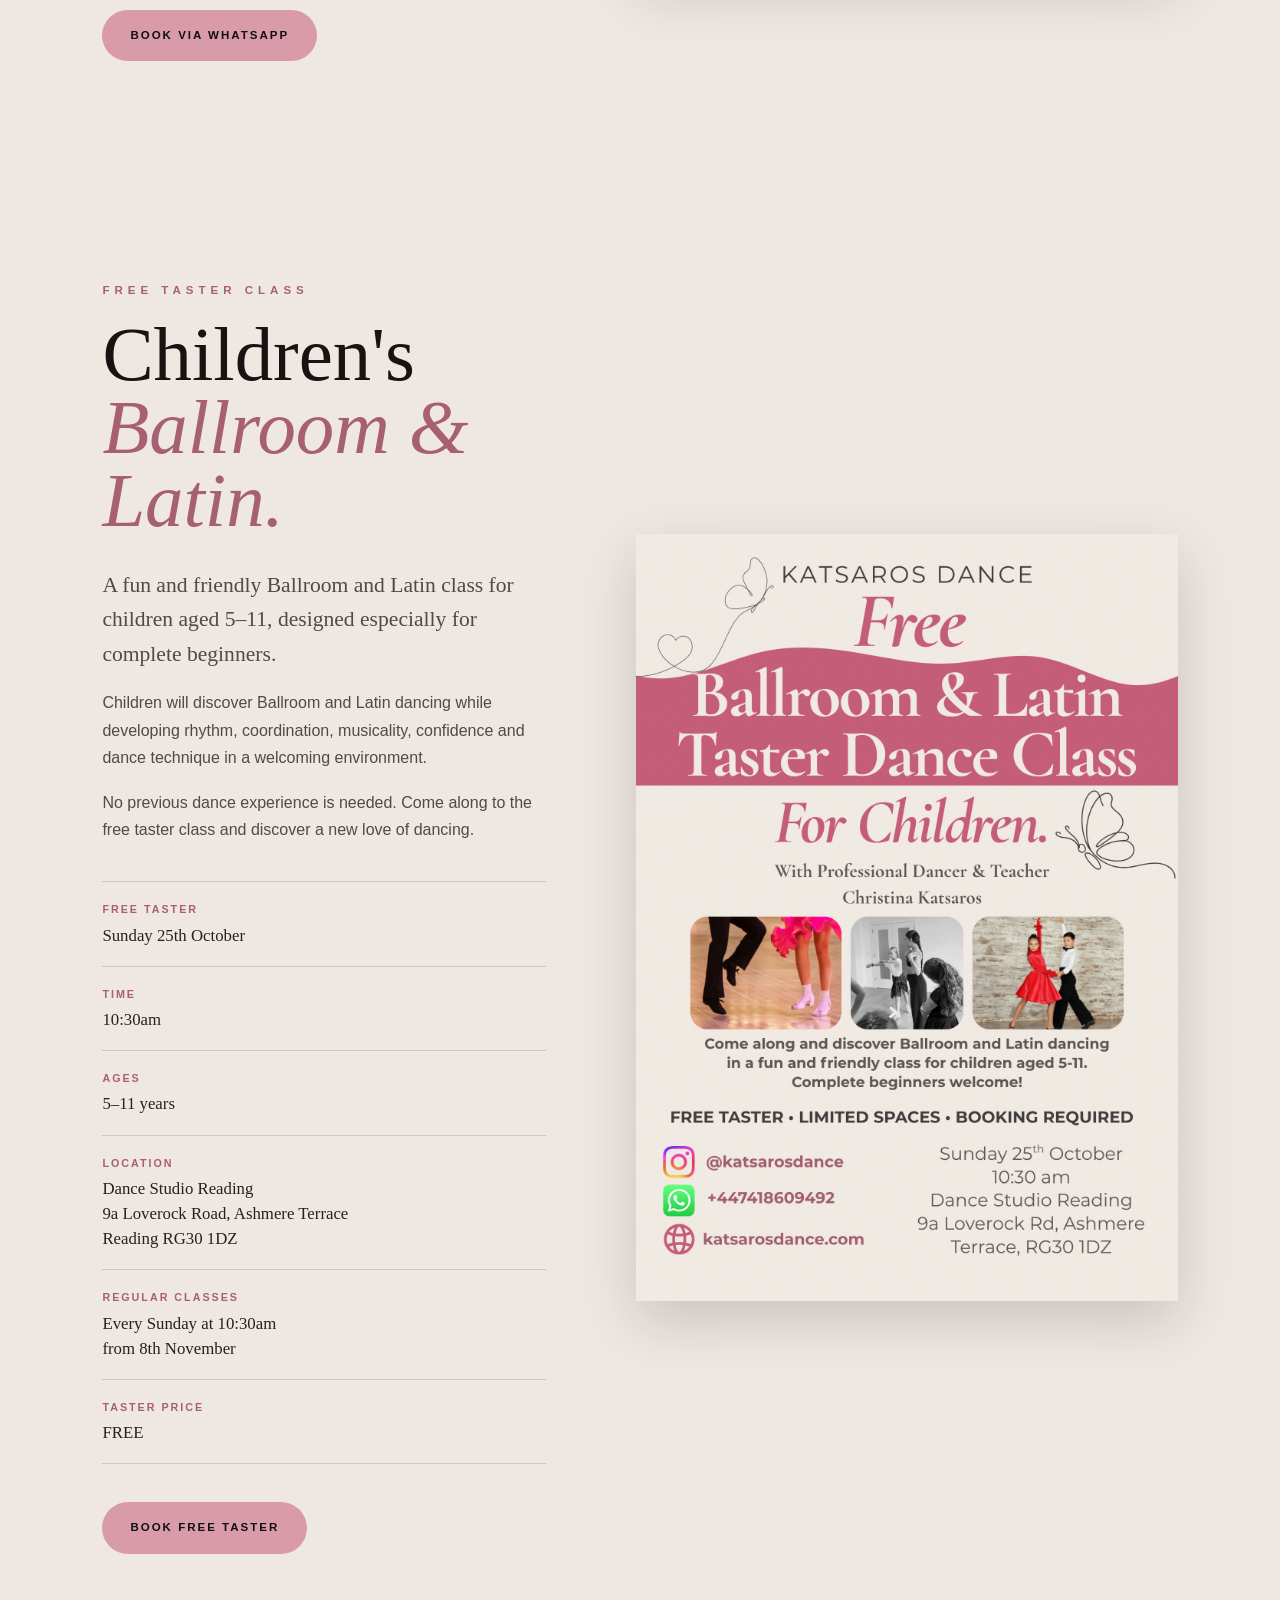
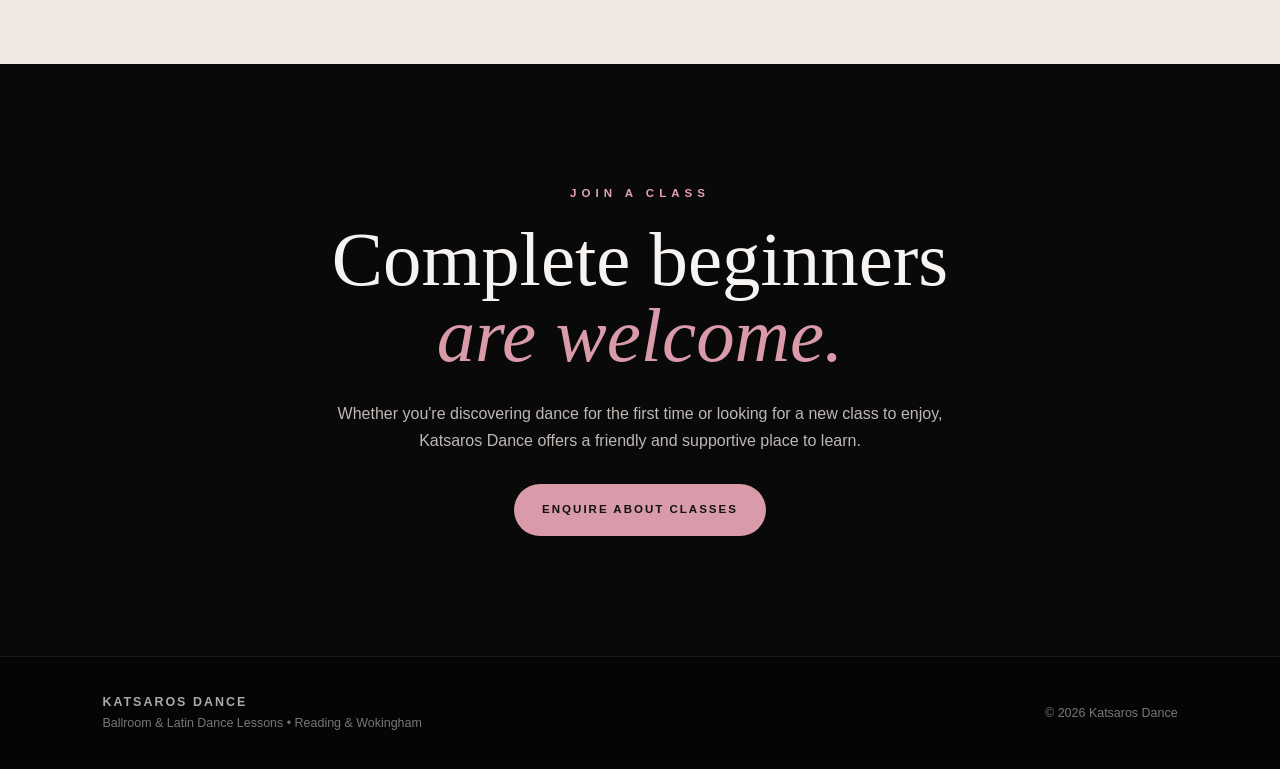
<file: group-classes.html>
<!DOCTYPE html>
<html lang="en">

<head>
    <meta charset="UTF-8">
    <meta name="viewport" content="width=device-width, initial-scale=1.0">

    <title>Group Dance Classes in Reading & Wokingham | Katsaros Dance</title>

    <meta name="description"
        content="Ballroom and Latin group dance classes for adults and children with professional Latin dancer and teacher Christina Katsaros in Reading and Wokingham.">

    <link rel="stylesheet" href="style.css?v=3">
</head>

<body>

<header class="site-header solid-header">

    <a class="brand" href="index.html">Katsaros Dance</a>

    <button class="menu-toggle" aria-label="Open navigation menu" aria-expanded="false">
        <span></span>
        <span></span>
        <span></span>
    </button>

    <nav>
        <a href="index.html">Home</a>
        <a href="about.html">About</a>
        <a href="lessons.html">Private Lessons</a>
        <a class="active" href="group-classes.html">Group Classes</a>
        <a href="gallery.html">Gallery</a>
        <a href="contact.html">Contact</a>
    </nav>

</header>


<main>

    <section class="group-hero">

        <div>

            <p class="eyebrow">Group Classes</p>

            <h1>
                Dance together.
                <em>Love every step.</em>
            </h1>

            <p>
                Welcoming Ballroom and Latin classes for adults and children
                with professional Latin dancer and teacher Christina Katsaros.
            </p>

        </div>

    </section>


    <!-- LADIES LATIN -->

    <section class="group-class-feature light-section">

        <div class="group-class-copy">

            <p class="eyebrow dark-eyebrow">Now Booking</p>

            <h2>
                Ladies
                <em>Latin.</em>
            </h2>

            <p class="large-copy">
                A fun and welcoming Latin American class for ladies
                of all levels, including complete beginners.
            </p>

            <p>
                Learn Cha Cha Cha, Samba, Rumba, Paso Doble and Jive
                while developing Latin movement, technique, confidence
                and musicality.
            </p>

            <p>
                No partner is required and no previous dance experience
                is necessary.
            </p>


            <div class="class-details">

                <div>
                    <span>Starting</span>
                    <strong>Tuesday 13th October</strong>
                </div>

                <div>
                    <span>Time</span>
                    <strong>Tuesdays • 7:45pm</strong>
                </div>

                <div>
                    <span>Location</span>
                    <strong>
                        St Sebastian's Memorial Hall<br>
                        Nine Mile Ride, Wokingham RG40 3BA
                    </strong>
                </div>

                <div>
                    <span>Price</span>
                    <strong>£10 per class</strong>
                </div>

            </div>


            <a
                class="button"
                href="https://wa.me/447418609492?text=Hi%20Christina%2C%20I%27d%20like%20to%20book%20a%20place%20in%20the%20Ladies%20Latin%20class."
                target="_blank"
                rel="noopener noreferrer">
                Book via WhatsApp
            </a>

        </div>


        <div class="group-poster">

            <img
                src="ladies latin poster.jpg"
                alt="Ladies Latin dance class in Wokingham with Christina Katsaros">

        </div>

    </section>


    <!-- CHILDREN'S BALLROOM & LATIN -->

    <section class="group-class-feature light-section">

        <div class="group-class-copy">

            <p class="eyebrow dark-eyebrow">Free Taster Class</p>

            <h2>
                Children's
                <em>Ballroom & Latin.</em>
            </h2>

            <p class="large-copy">
                A fun and friendly Ballroom and Latin class for children
                aged 5–11, designed especially for complete beginners.
            </p>

            <p>
                Children will discover Ballroom and Latin dancing while
                developing rhythm, coordination, musicality, confidence
                and dance technique in a welcoming environment.
            </p>

            <p>
                No previous dance experience is needed. Come along to the
                free taster class and discover a new love of dancing.
            </p>


            <div class="class-details">

                <div>
                    <span>Free Taster</span>
                    <strong>Sunday 25th October</strong>
                </div>

                <div>
                    <span>Time</span>
                    <strong>10:30am</strong>
                </div>

                <div>
                    <span>Ages</span>
                    <strong>5–11 years</strong>
                </div>

                <div>
                    <span>Location</span>
                    <strong>
                        Dance Studio Reading<br>
                        9a Loverock Road, Ashmere Terrace<br>
                        Reading RG30 1DZ
                    </strong>
                </div>

                <div>
                    <span>Regular Classes</span>
                    <strong>
                        Every Sunday at 10:30am<br>
                        from 8th November
                    </strong>
                </div>

                <div>
                    <span>Taster Price</span>
                    <strong>FREE</strong>
                </div>

            </div>


            <a
                class="button"
                href="https://wa.me/447418609492?text=Hi%20Christina%2C%20I%27d%20like%20to%20book%20a%20place%20for%20my%20child%20in%20the%20free%20Ballroom%20and%20Latin%20taster%20class%20on%2025th%20October."
                target="_blank"
                rel="noopener noreferrer">
                Book Free Taster
            </a>

        </div>


        <div class="group-poster">

            <img
                src="childrens taster poster.jpg"
                alt="Free children's Ballroom and Latin taster dance class in Reading with Christina Katsaros">

        </div>

    </section>


    <!-- FINAL CTA -->

    <section class="contact-cta">

        <p class="eyebrow">Join A Class</p>

        <h2>
            Complete beginners
            <em>are welcome.</em>
        </h2>

        <p>
            Whether you're discovering dance for the first time or looking
            for a new class to enjoy, Katsaros Dance offers a friendly and
            supportive place to learn.
        </p>

        <a
            class="button"
            href="https://wa.me/447418609492?text=Hi%20Christina%2C%20I%27m%20interested%20in%20your%20dance%20classes%20and%20would%20like%20some%20more%20information."
            target="_blank"
            rel="noopener noreferrer">
            Enquire About Classes
        </a>

    </section>

</main>


<footer>

    <div>
        <strong>Katsaros Dance</strong>
        <p>Ballroom & Latin Dance Lessons • Reading & Wokingham</p>
    </div>

    <div>
        <p>© 2026 Katsaros Dance</p>
    </div>

</footer>


<a
    class="whatsapp-float"
    href="https://wa.me/447418609492?text=Hi%20Christina%2C%20I%27m%20interested%20in%20dance%20lessons%20and%20would%20like%20some%20more%20information."
    target="_blank"
    rel="noopener noreferrer"
    aria-label="Contact Katsaros Dance on WhatsApp"
>
    <svg viewBox="0 0 32 32" aria-hidden="true">
        <path d="M16.04 3C9.42 3 4.04 8.37 4.04 14.98c0 2.11.55 4.17 1.6 5.98L3.94 27.2l6.39-1.68a12 12 0 0 0 5.7 1.45h.01c6.61 0 11.99-5.38 11.99-11.99C28.03 8.37 22.65 3 16.04 3Zm0 21.95h-.01a9.96 9.96 0 0 1-5.08-1.39l-.36-.22-3.79.99 1.01-3.69-.24-.38a9.94 9.94 0 0 1-1.53-5.28c0-5.51 4.49-9.99 10-9.99 5.51 0 9.99 4.48 9.99 9.99 0 5.51-4.48 9.97-9.99 9.97Zm5.48-7.48c-.3-.15-1.77-.87-2.04-.97-.28-.1-.48-.15-.68.15-.2.3-.78.97-.95 1.17-.18.2-.35.22-.65.07-.3-.15-1.27-.47-2.42-1.5a9.05 9.05 0 0 1-1.67-2.08c-.17-.3-.02-.46.13-.61.14-.13.3-.35.45-.52.15-.18.2-.3.3-.5.1-.2.05-.37-.03-.52-.07-.15-.67-1.62-.92-2.22-.24-.58-.49-.5-.68-.51h-.58c-.2 0-.52.08-.8.38-.27.3-1.05 1.02-1.05 2.49 0 1.47 1.08 2.89 1.22 3.09.15.2 2.11 3.22 5.11 4.52.71.31 1.27.49 1.71.63.72.23 1.37.2 1.88.12.58-.09 1.77-.72 2.02-1.42.25-.7.25-1.3.18-1.42-.08-.13-.28-.2-.58-.35Z"/>
    </svg>

    <span>WhatsApp</span>
</a>


<!-- MOBILE MENU -->

<script>
    const menuToggle = document.querySelector('.menu-toggle');
    const navigation = document.querySelector('.site-header nav');

    menuToggle.addEventListener('click', function () {
        const isOpen = navigation.classList.toggle('open');

        menuToggle.classList.toggle('active', isOpen);
        menuToggle.setAttribute('aria-expanded', isOpen);
    });

    navigation.querySelectorAll('a').forEach(function (link) {
        link.addEventListener('click', function () {
            navigation.classList.remove('open');
            menuToggle.classList.remove('active');
            menuToggle.setAttribute('aria-expanded', 'false');
        });
    });
</script>

</body>

</html>
</file>
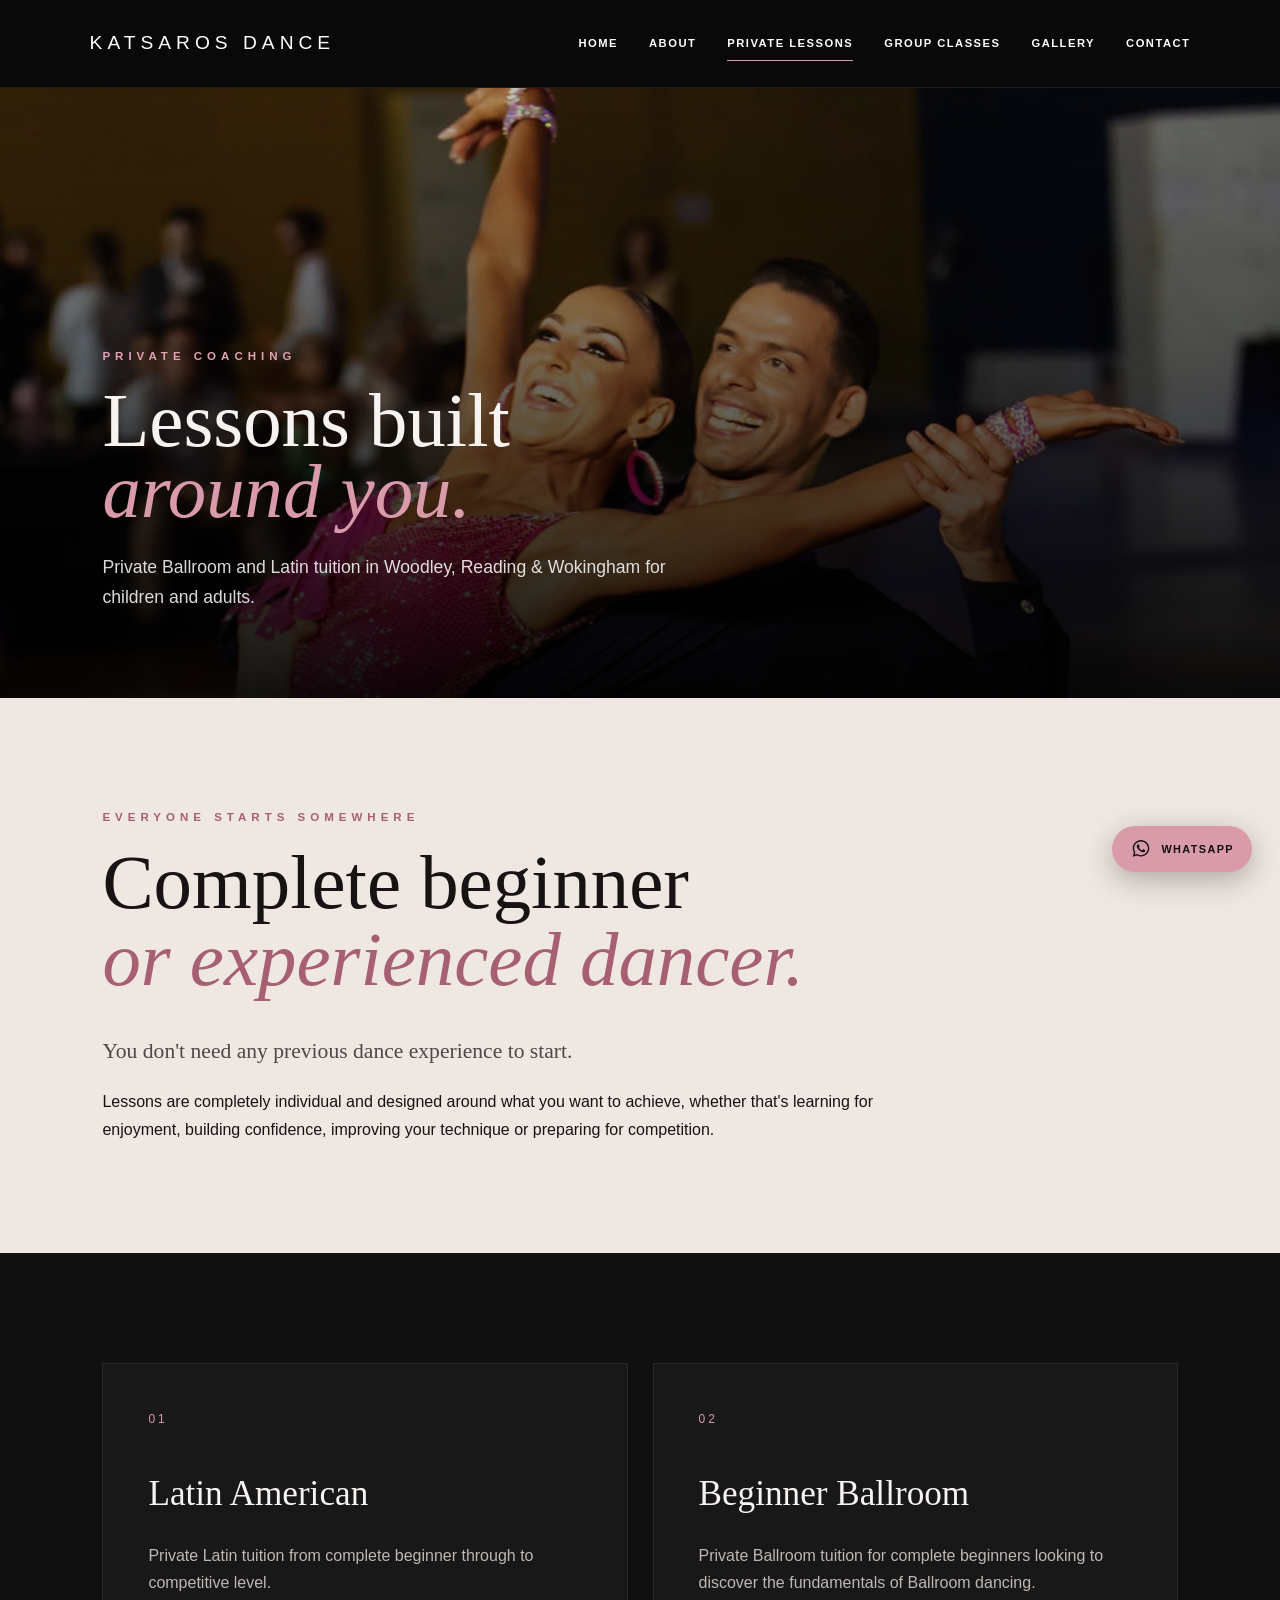
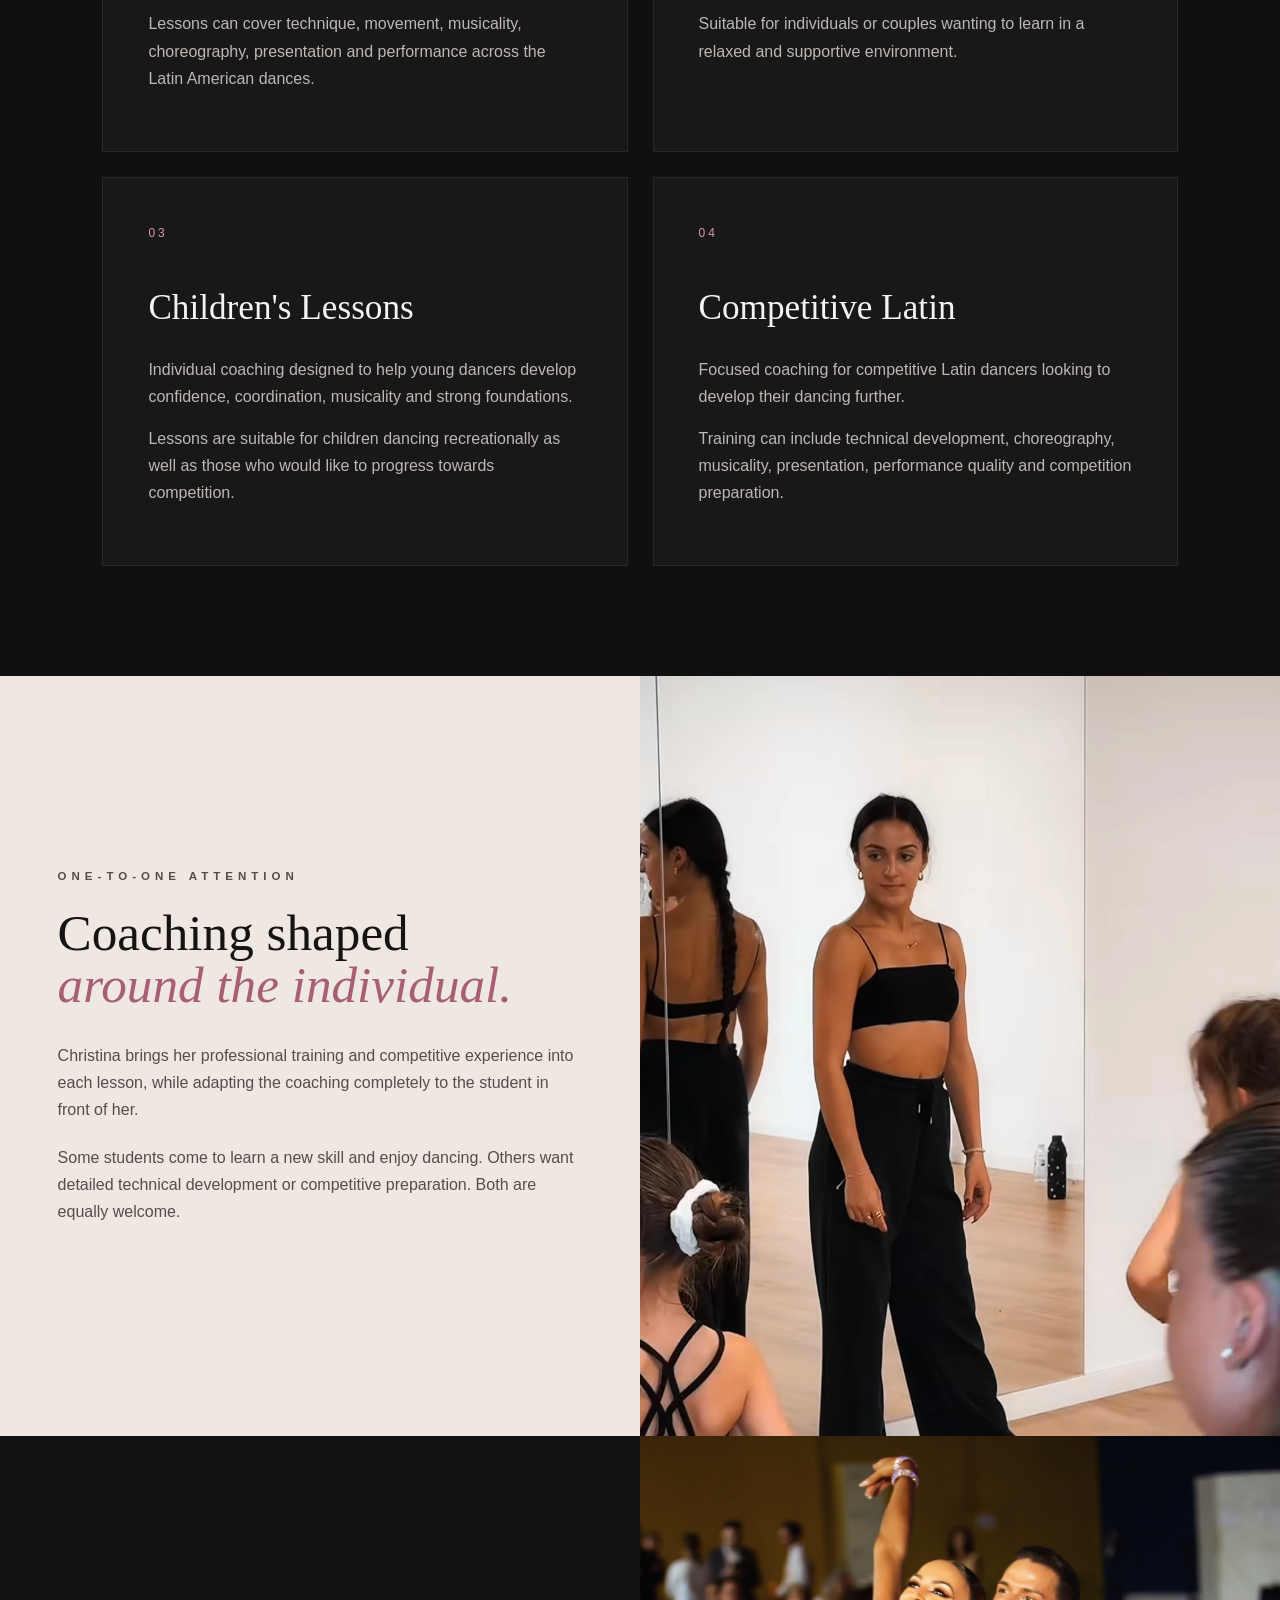
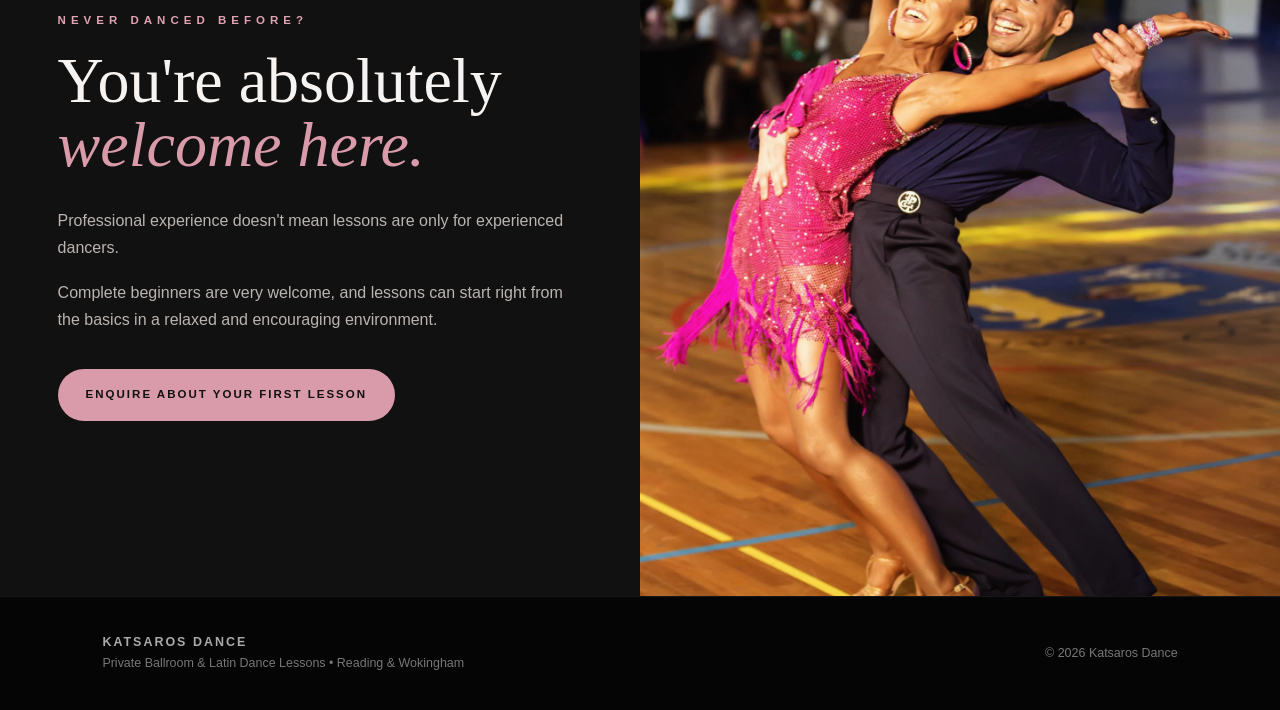
<file: lessons.html>
<!DOCTYPE html>
<html lang="en">

<head>
    <meta charset="UTF-8">
    <meta name="viewport" content="width=device-width, initial-scale=1.0">

    <title>Dance Lessons | Katsaros Dance</title>

    <meta name="description"
        content="Private Ballroom and Latin dance lessons for children and adults in Woodley, Reading & Wokingham with professional Latin dancer Christina Katsaros.">

    <link rel="stylesheet" href="style.css?v=3">
</head>

<body>

<header class="site-header solid-header">

    <a class="brand" href="index.html">Katsaros Dance</a>

    <button class="menu-toggle" aria-label="Open navigation menu" aria-expanded="false">
        <span></span>
        <span></span>
        <span></span>
    </button>

    <nav>
        <a href="index.html">Home</a>
        <a href="about.html">About</a>
        <a class="active" href="lessons.html">Private Lessons</a>
        <a href="group-classes.html">Group Classes</a>
        <a href="gallery.html">Gallery</a>
        <a href="contact.html">Contact</a>
    </nav>

</header>


<main>

    <section class="page-hero lessons-hero">

        <div>

            <p class="eyebrow">Private Coaching</p>

            <h1>
                Lessons built
                <em>around you.</em>
            </h1>

            <p>
                Private Ballroom and Latin tuition in Woodley, Reading & Wokingham
                for children and adults.
            </p>

        </div>

    </section>


    <section class="light-section lessons-intro">

        <div class="narrow-content">

            <p class="eyebrow dark-eyebrow">Everyone Starts Somewhere</p>

            <h2>
                Complete beginner
                <em>or experienced dancer.</em>
            </h2>

            <p class="large-copy">
                You don't need any previous dance experience to start.
            </p>

            <p>
                Lessons are completely individual and designed around what you
                want to achieve, whether that's learning for enjoyment,
                building confidence, improving your technique or preparing
                for competition.
            </p>

        </div>

    </section>


    <section class="lessons-page-section">

        <div class="lesson-page-grid">

            <article>

                <span>01</span>

                <h2>Latin American</h2>

                <p>
                    Private Latin tuition from complete beginner through to
                    competitive level.
                </p>

                <p>
                    Lessons can cover technique, movement, musicality,
                    choreography, presentation and performance across the
                    Latin American dances.
                </p>

            </article>


            <article>

                <span>02</span>

                <h2>Beginner Ballroom</h2>

                <p>
                    Private Ballroom tuition for complete beginners looking
                    to discover the fundamentals of Ballroom dancing.
                </p>

                <p>
                    Suitable for individuals or couples wanting to learn in
                    a relaxed and supportive environment.
                </p>

            </article>


            <article>

                <span>03</span>

                <h2>Children's Lessons</h2>

                <p>
                    Individual coaching designed to help young dancers develop
                    confidence, coordination, musicality and strong foundations.
                </p>

                <p>
                    Lessons are suitable for children dancing recreationally
                    as well as those who would like to progress towards
                    competition.
                </p>

            </article>


            <article>

                <span>04</span>

                <h2>Competitive Latin</h2>

                <p>
                    Focused coaching for competitive Latin dancers looking to
                    develop their dancing further.
                </p>

                <p>
                    Training can include technical development, choreography,
                    musicality, presentation, performance quality and
                    competition preparation.
                </p>

            </article>

        </div>

    </section>


    <section class="split-section light-section reverse">

        <div class="split-image">
            <img
                src="teaching.jpeg"
                alt="Christina Katsaros teaching students">
        </div>

        <div class="split-copy">

            <p class="eyebrow dark-eyebrow">One-to-One Attention</p>

            <h2>
                Coaching shaped
                <em>around the individual.</em>
            </h2>

            <p>
                Christina brings her professional training and competitive
                experience into each lesson, while adapting the coaching
                completely to the student in front of her.
            </p>

            <p>
                Some students come to learn a new skill and enjoy dancing.
                Others want detailed technical development or competitive
                preparation. Both are equally welcome.
            </p>

        </div>

    </section>


    <section class="beginner-section">

        <div class="beginner-copy">

            <p class="eyebrow">Never Danced Before?</p>

            <h2>
                You're absolutely
                <em>welcome here.</em>
            </h2>

            <p>
                Professional experience doesn't mean lessons are only for
                experienced dancers.
            </p>

            <p>
                Complete beginners are very welcome, and lessons can start
                right from the basics in a relaxed and encouraging environment.
            </p>

            <a class="button" href="contact.html">
                Enquire About Your First Lesson
            </a>

        </div>

        <div class="beginner-image">
            <img
                src="pink dress samba.jpeg"
                alt="Christina Katsaros smiling during a Latin dance performance">
        </div>

    </section>

</main>


<footer>

    <div>
        <strong>Katsaros Dance</strong>
        <p>Private Ballroom & Latin Dance Lessons • Reading & Wokingham</p>
    </div>

    <div>
        <p>© 2026 Katsaros Dance</p>
    </div>

</footer>


<a
    class="whatsapp-float"
    href="https://wa.me/447418609492?text=Hi%20Christina%2C%20I%27m%20interested%20in%20dance%20lessons%20and%20would%20like%20some%20more%20information."
    target="_blank"
    rel="noopener noreferrer"
    aria-label="Contact Katsaros Dance on WhatsApp"
>
    <svg viewBox="0 0 32 32" aria-hidden="true">
        <path d="M16.04 3C9.42 3 4.04 8.37 4.04 14.98c0 2.11.55 4.17 1.6 5.98L3.94 27.2l6.39-1.68a12 12 0 0 0 5.7 1.45h.01c6.61 0 11.99-5.38 11.99-11.99C28.03 8.37 22.65 3 16.04 3Zm0 21.95h-.01a9.96 9.96 0 0 1-5.08-1.39l-.36-.22-3.79.99 1.01-3.69-.24-.38a9.94 9.94 0 0 1-1.53-5.28c0-5.51 4.49-9.99 10-9.99 5.51 0 9.99 4.48 9.99 9.99 0 5.51-4.48 9.97-9.99 9.97Zm5.48-7.48c-.3-.15-1.77-.87-2.04-.97-.28-.1-.48-.15-.68.15-.2.3-.78.97-.95 1.17-.18.2-.35.22-.65.07-.3-.15-1.27-.47-2.42-1.5a9.05 9.05 0 0 1-1.67-2.08c-.17-.3-.02-.46.13-.61.14-.13.3-.35.45-.52.15-.18.2-.3.3-.5.1-.2.05-.37-.03-.52-.07-.15-.67-1.62-.92-2.22-.24-.58-.49-.5-.68-.51h-.58c-.2 0-.52.08-.8.38-.27.3-1.05 1.02-1.05 2.49 0 1.47 1.08 2.89 1.22 3.09.15.2 2.11 3.22 5.11 4.52.71.31 1.27.49 1.71.63.72.23 1.37.2 1.88.12.58-.09 1.77-.72 2.02-1.42.25-.7.25-1.3.18-1.42-.08-.13-.28-.2-.58-.35Z"/>
    </svg>

    <span>WhatsApp</span>
</a>


<!-- MOBILE MENU -->

<script>
    const menuToggle = document.querySelector('.menu-toggle');
    const navigation = document.querySelector('.site-header nav');

    menuToggle.addEventListener('click', function () {
        const isOpen = navigation.classList.toggle('open');

        menuToggle.classList.toggle('active', isOpen);
        menuToggle.setAttribute('aria-expanded', isOpen);
    });

    navigation.querySelectorAll('a').forEach(function (link) {
        link.addEventListener('click', function () {
            navigation.classList.remove('open');
            menuToggle.classList.remove('active');
            menuToggle.setAttribute('aria-expanded', 'false');
        });
    });
</script>

</body>

</html>
</file>
<file: style.css>
/* ========================================
   KATSAROS DANCE
   GLOBAL WEBSITE STYLES
   ======================================== */

* {
    margin: 0;
    padding: 0;
    box-sizing: border-box;
}

html {
    scroll-behavior: smooth;
}

body {
    background: #0d0d0d;
    color: #f7f3f1;
    font-family: Arial, Helvetica, sans-serif;
    line-height: 1.7;
}

img {
    display: block;
    width: 100%;
}

a {
    color: inherit;
}

h1,
h2,
h3,
blockquote {
    font-family: Georgia, "Times New Roman", serif;
}

em {
    font-weight: 400;
}


/* ========================================
   HEADER
   ======================================== */

.site-header {
    position: absolute;
    top: 0;
    left: 0;
    width: 100%;
    z-index: 1000;

    display: flex;
    justify-content: space-between;
    align-items: center;

    padding: 27px 7%;

    background:
        linear-gradient(
            to bottom,
            rgba(0,0,0,.75),
            rgba(0,0,0,0)
        );
}

.solid-header {
    position: relative;
    background: #090909;

    border-bottom:
        1px solid rgba(255,255,255,.07);
}

.brand {
    color: white;
    text-decoration: none;
    text-transform: uppercase;
    letter-spacing: 5px;
    font-size: 1.2rem;
    font-weight: 500;
}

nav {
    display: flex;
    gap: 31px;
}

nav a {
    color: white;
    text-decoration: none;
    text-transform: uppercase;
    letter-spacing: 1.5px;
    font-size: .7rem;
    font-weight: 600;
    position: relative;
}

nav a::after {
    content: "";
    position: absolute;
    left: 0;
    bottom: -8px;
    width: 0;
    height: 1px;
    background: #d99aaa;
    transition: width .2s ease;
}

nav a:hover::after,
nav a.active::after {
    width: 100%;
}


/* ========================================
   GENERAL TYPOGRAPHY
   ======================================== */

.eyebrow {
    color: #e1a2b2;
    text-transform: uppercase;
    letter-spacing: 5px;
    font-size: .72rem;
    font-weight: 700;
    margin-bottom: 18px;
}

.dark-eyebrow {
    color: #a75f73;
}

h1 em,
h2 em {
    display: block;
    color: #d99aaa;
    font-style: italic;
}

.light-section h1,
.light-section h2 {
    color: #171313;
}

.light-section h1 em,
.light-section h2 em {
    color: #a75f73;
}

.button {
    display: inline-block;
    padding: 16px 28px;
    background: #d99aaa;
    color: #111;
    border-radius: 40px;
    text-decoration: none;
    text-transform: uppercase;
    letter-spacing: 2px;
    font-size: .72rem;
    font-weight: 700;

    transition:
        transform .2s ease,
        opacity .2s ease;
}

.button:hover {
    transform: translateY(-2px);
    opacity: .9;
}

.dark-button {
    margin-top: 20px;
}

.text-link {
    display: inline-block;
    margin-top: 22px;
    color: #8f5364;
    text-decoration: none;
    text-transform: uppercase;
    letter-spacing: 1.5px;
    font-size: .76rem;
    font-weight: 700;
}

.light-link {
    color: #e0a1b1;
}

.text-link:hover {
    opacity: .7;
}


/* ========================================
   HOME HERO
   ======================================== */

.home-hero {
    min-height: 100vh;

    display: flex;
    align-items: center;

    padding: 140px 8% 80px;

    background-image:
        linear-gradient(
            90deg,
            rgba(0,0,0,.91) 0%,
            rgba(0,0,0,.75) 27%,
            rgba(0,0,0,.38) 50%,
            rgba(0,0,0,.04) 73%
        ),
        url("christina-hero.jpg.jpeg.JPG");

    background-size: cover;
    background-position: center 35%;
    background-repeat: no-repeat;
}

.hero-content {
    max-width: 700px;
}

.home-hero h1 {
    font-size: clamp(3.6rem, 6.4vw, 6.3rem);
    font-weight: 400;
    line-height: .95;
    margin-bottom: 28px;
}

.home-hero h1 span {
    display: block;
    margin-top: 15px;
    color: #f2dce1;
    font-size: .58em;
    font-style: italic;
}

.hero-description {
    max-width: 520px;
    color: rgba(255,255,255,.88);
    font-size: 1.08rem;
    margin-bottom: 13px;
}

.hero-achievement {
    color: #f0d6dc;
    text-transform: uppercase;
    letter-spacing: 1.7px;
    font-size: .78rem;
    margin-bottom: 31px;
}

.hero-achievement span {
    padding: 0 8px;
}


/* ========================================
   LIGHT SECTIONS
   ======================================== */

.light-section {
    background: #efe7e2;
    color: #171313;
}

.home-intro {
    padding: 125px 8%;
}

.narrow-content {
    max-width: 850px;
}

.narrow-content h2 {
    font-size: clamp(3rem, 6vw, 5.6rem);
    font-weight: 400;
    line-height: 1;
    margin-bottom: 35px;
}

.large-copy {
    font-family: Georgia, "Times New Roman", serif;
    font-size: 1.35rem;
    line-height: 1.6;
    color: #504748;
    margin-bottom: 20px;
}


/* ========================================
   SPLIT SECTIONS
   ======================================== */

.split-section {
    display: grid;
    grid-template-columns: 1fr 1fr;
    min-height: 720px;
}

.dark-section {
    background: #151515;
}

.split-image {
    min-height: 650px;
    overflow: hidden;
}

.split-image img {
    width: 100%;
    height: 100%;
    object-fit: cover;
    object-position: center;
}

.tall-image img {
    object-position: center top;
}

.split-copy {
    padding: 100px 9%;

    display: flex;
    flex-direction: column;
    justify-content: center;
}

.split-copy h2 {
    font-size: clamp(2.8rem, 5vw, 4.8rem);
    font-weight: 400;
    line-height: 1.03;
    margin-bottom: 30px;
}

.split-copy p {
    max-width: 650px;
    margin-bottom: 20px;
    color: #c9c2bf;
}

.light-section .split-copy p {
    color: #554d4b;
}

.reverse .split-image {
    order: 2;
}


/* ========================================
   CREDENTIALS
   ======================================== */

.credentials-section {
    padding: 0 8%;
    background: #090909;
}

.credentials-grid {
    display: grid;
    grid-template-columns: repeat(4, 1fr);

    border-top:
        1px solid rgba(255,255,255,.1);

    border-bottom:
        1px solid rgba(255,255,255,.1);
}

.credential {
    padding: 52px 28px;

    border-right:
        1px solid rgba(255,255,255,.1);
}

.credential:last-child {
    border-right: none;
}

.credential strong {
    display: block;
    font-family: Georgia, "Times New Roman", serif;
    font-size: 2.5rem;
    font-weight: 400;
    color: #dfa0b0;
    margin-bottom: 13px;
}

.credential span {
    display: block;
    color: #aaa3a1;
    font-size: .85rem;
    line-height: 1.55;
}


/* ========================================
   FEATURE IMAGE
   ======================================== */

.feature-image-section {
    height: 760px;
    position: relative;
    overflow: hidden;
}

.feature-image-section img {
    width: 100%;
    height: 100%;
    object-fit: cover;
    object-position: center;
}

.feature-image-section::after {
    content: "";
    position: absolute;
    inset: 0;

    background:
        linear-gradient(
            to top,
            rgba(0,0,0,.85),
            rgba(0,0,0,.05) 65%
        );
}

.feature-image-overlay {
    position: absolute;
    z-index: 2;
    left: 8%;
    bottom: 75px;
    max-width: 780px;
}

.feature-image-overlay h2 {
    font-size: clamp(3rem, 5vw, 5rem);
    font-weight: 400;
    line-height: 1;
}


/* ========================================
   CONTACT CTA
   ======================================== */

.contact-cta {
    padding: 120px 8%;
    background: #090909;
    text-align: center;
}

.contact-cta h2 {
    font-size: clamp(3rem, 6vw, 5.5rem);
    font-weight: 400;
    line-height: 1;
    margin-bottom: 25px;
}

.contact-cta p:not(.eyebrow) {
    max-width: 650px;
    margin: 0 auto 30px;
    color: #bfb8b5;
}


/* ========================================
   PAGE HERO
   ======================================== */

.page-hero {
    min-height: 620px;

    display: flex;
    align-items: flex-end;

    padding: 100px 8% 85px;

    background-size: cover;
    background-position: center;

    position: relative;
}

.page-hero::before {
    content: "";
    position: absolute;
    inset: 0;

    background:
        linear-gradient(
            to top,
            rgba(0,0,0,.92),
            rgba(0,0,0,.15)
        );
}

.page-hero > div {
    position: relative;
    z-index: 2;
    max-width: 850px;
}

.page-hero h1 {
    font-size: clamp(4rem, 7vw, 7rem);
    font-weight: 400;
    line-height: .93;
    margin-bottom: 25px;
}

.page-hero > div > p:last-child {
    max-width: 600px;
    color: rgba(255,255,255,.85);
    font-size: 1.1rem;
}

.about-hero {
    background-image:
        url("white dress blackpool.png");

    background-position: center 28%;
}

.lessons-hero {
    background-image:
        linear-gradient(
            rgba(0,0,0,.1),
            rgba(0,0,0,.1)
        ),
        url("pink dress samba.jpeg");

    background-position: center 35%;
}


/* ========================================
   ABOUT PAGE
   ======================================== */

.about-story {
    padding: 120px 8%;

    display: grid;

    grid-template-columns:
        minmax(0, 1fr)
        minmax(320px, .9fr);

    gap: 90px;
    align-items: center;
}

.story-text h2 {
    font-size: clamp(3rem, 5vw, 5rem);
    font-weight: 400;
    line-height: 1.05;
    margin-bottom: 30px;
}

.story-text > p:not(.eyebrow) {
    color: #51494a;
    margin-bottom: 19px;
}

.journey-images {
    display: grid;
    grid-template-columns: .7fr 1fr;
    gap: 20px;
    align-items: end;
}

.journey-images figure {
    overflow: hidden;
}

.journey-images img {
    min-height: 480px;
    height: 100%;
    object-fit: cover;
}

.childhood-photo img {
    min-height: 360px;
    object-position: center top;
}

.journey-images figcaption {
    margin-top: 10px;
    font-size: .74rem;
    color: #777;
    line-height: 1.5;
}


/* ========================================
   COMPETITION SECTION
   ======================================== */

.competition-section {
    padding: 120px 8%;
    background: #0c0c0c;
}

.section-heading.centred {
    max-width: 900px;
    margin: 0 auto 70px;
    text-align: center;
}

.section-heading h2 {
    font-size: clamp(3rem, 5vw, 5rem);
    font-weight: 400;
    line-height: 1;
}

.event-grid {
    display: grid;
    grid-template-columns:
        repeat(5, 1fr);

    border-top:
        1px solid rgba(255,255,255,.1);

    border-bottom:
        1px solid rgba(255,255,255,.1);
}

.event-grid div {
    padding: 40px 24px;

    border-right:
        1px solid rgba(255,255,255,.1);
}

.event-grid div:last-child {
    border-right: none;
}

.event-grid strong {
    display: block;
    font-family: Georgia, "Times New Roman", serif;
    color: #dfa0b0;
    font-size: 1.6rem;
    font-weight: 400;
    margin-bottom: 10px;
}

.event-grid span {
    color: #aaa3a1;
    font-size: .78rem;
}

.wide-photo {
    height: 760px;
    overflow: hidden;
}

.wide-photo img {
    width: 100%;
    height: 100%;
    object-fit: cover;
    object-position: center;
}

.philosophy-section {
    padding: 120px 8%;
}


/* ========================================
   LESSONS PAGE
   ======================================== */

.lessons-intro {
    padding: 110px 8%;
}

.lessons-page-section {
    padding: 110px 8%;
    background: #101010;
}

.lesson-page-grid {
    display: grid;
    grid-template-columns:
        repeat(2, 1fr);

    gap: 25px;
}

.lesson-page-grid article {
    padding: 45px;
    min-height: 350px;
    background: #181818;

    border:
        1px solid rgba(255,255,255,.07);
}

.lesson-page-grid article > span {
    display: block;
    color: #d99aaa;
    letter-spacing: 3px;
    font-size: .75rem;
    margin-bottom: 35px;
}

.lesson-page-grid h2 {
    font-size: 2.2rem;
    font-weight: 400;
    margin-bottom: 18px;
}

.lesson-page-grid p {
    color: #beb7b4;
    margin-bottom: 14px;
}

.beginner-section {
    display: grid;
    grid-template-columns: 1fr 1fr;
    background: #111;
}

.beginner-copy {
    padding: 100px 9%;

    display: flex;
    flex-direction: column;
    justify-content: center;
}

.beginner-copy h2 {
    font-size: clamp(3rem, 5vw, 5rem);
    line-height: 1;
    font-weight: 400;
    margin-bottom: 30px;
}

.beginner-copy > p:not(.eyebrow) {
    color: #bbb4b1;
    margin-bottom: 18px;
}

.beginner-copy .button {
    width: fit-content;
    margin-top: 18px;
}

.beginner-image {
    min-height: 700px;
}

.beginner-image img {
    width: 100%;
    height: 100%;
    object-fit: cover;
}


/* ========================================
   GALLERY
   ======================================== */

.gallery-header {
    padding: 120px 8% 80px;
    background: #0a0a0a;
    text-align: center;
}

.gallery-header h1 {
    font-size: clamp(4rem, 7vw, 7rem);
    font-weight: 400;
    line-height: .95;
    margin-bottom: 25px;
}

.gallery-header p:last-child {
    max-width: 650px;
    margin: auto;
    color: #aaa3a1;
}

.gallery-grid {
    padding: 0 3% 80px;
    background: #0a0a0a;

    display: grid;

    grid-template-columns:
        repeat(3, 1fr);

    grid-auto-rows: 520px;

    gap: 12px;
}

.gallery-grid figure {
    overflow: hidden;
    background: #161616;
}

.gallery-grid img {
    width: 100%;
    height: 100%;
    object-fit: cover;

    transition:
        transform .5s ease;
}

.gallery-grid figure:hover img {
    transform: scale(1.025);
}

.gallery-large {
    grid-row: span 2;
}

.gallery-wide {
    grid-column: span 2;
}


/* ========================================
   CONTACT PAGE
   ======================================== */

.contact-page {
    min-height: calc(100vh - 90px);

    display: grid;
    grid-template-columns: 1fr 1fr;

    background: #0b0b0b;
}

.contact-page-copy {
    padding: 110px 10%;

    display: flex;
    flex-direction: column;
    justify-content: center;
}

.contact-page-copy h1 {
    font-size: clamp(4rem, 6vw, 6rem);
    font-weight: 400;
    line-height: .95;
    margin-bottom: 35px;
}

.contact-lead {
    font-family: Georgia, "Times New Roman", serif;
    font-size: 1.3rem;
    color: #eee7e4;
    margin-bottom: 20px;
}

.contact-page-copy > p:not(.eyebrow):not(.contact-lead) {
    color: #aaa3a1;
    max-width: 600px;
}

.contact-details {
    margin: 40px 0;

    border-top:
        1px solid rgba(255,255,255,.1);
}

.contact-details > div {
    padding: 20px 0;

    border-bottom:
        1px solid rgba(255,255,255,.1);
}

.contact-details span {
    display: block;
    color: #d99aaa;
    text-transform: uppercase;
    letter-spacing: 2px;
    font-size: .68rem;
    margin-bottom: 5px;
}

.contact-details a {
    color: white;
    text-decoration: none;
}

.contact-details a:hover {
    color: #d99aaa;
}

.contact-details p {
    color: #d5cfcc;
}

.contact-page-copy .button {
    width: fit-content;
}

.contact-page-image {
    min-height: 760px;
}

.contact-page-image img {
    width: 100%;
    height: 100%;
    object-fit: cover;
    object-position: center;
}


/* ========================================
   FOOTER
   ======================================== */

footer {
    padding: 35px 8%;
    background: #050505;

    border-top:
        1px solid rgba(255,255,255,.07);

    display: flex;
    justify-content: space-between;
    align-items: center;

    gap: 30px;

    color: #777;
    font-size: .78rem;
}

footer strong {
    color: #aaa;
    text-transform: uppercase;
    letter-spacing: 2px;
}


/* ========================================
   DESKTOP IMAGE + LAYOUT FIXES
   ONLY APPLIES ABOVE 768PX
   ======================================== */

@media (min-width: 769px) {

    /* ------------------------------------
       HOME
       ------------------------------------ */

    .home-hero {
        min-height: 760px;
        max-height: 900px;

        padding-top: 140px;
        padding-bottom: 90px;

        background-position: center 38%;
    }

    .hero-content {
        max-width: 610px;
    }

    .home-hero h1 {
        font-size: clamp(3.8rem, 5.4vw, 5.7rem);
        max-width: 650px;
    }

    .home-intro {
        padding-top: 100px;
        padding-bottom: 100px;
    }


    /* ------------------------------------
       GENERAL DESKTOP SPLIT SECTIONS
       ------------------------------------ */

    .split-section {
        min-height: 620px;
    }

    .split-image {
        min-height: 620px;
        max-height: 760px;
    }

    .split-copy {
        padding-top: 80px;
        padding-bottom: 80px;
    }

    .split-copy h2 {
        font-size: clamp(2.8rem, 4vw, 4.25rem);
    }


    /* ------------------------------------
       ABOUT HERO
       Show Christina's face rather than
       cropping into her torso
       ------------------------------------ */

    .about-hero {
        min-height: 610px;

        background-position: 50% 8%;
    }

    .about-hero h1 {
        font-size: clamp(4rem, 6vw, 6rem);
    }


    /* ------------------------------------
       LESSONS HERO
       Pull image upwards so faces/upper
       bodies remain in the photograph
       ------------------------------------ */

    .lessons-hero {
        min-height: 610px;

        background-position: 42% 8%;
    }

    .lessons-hero h1 {
        font-size: clamp(4rem, 6vw, 6rem);
    }


    /* ------------------------------------
       ABOUT PAGE:
       INTERNATIONAL CAREER SPLIT PHOTO

       Christina is on the right-hand side
       of this photograph, so deliberately
       crop towards her rather than Filipe.
       ------------------------------------ */

    .tall-image img {
        object-position: 82% 20%;
    }


    /* ------------------------------------
       HOME ABOUT IMAGE
       Keep Christina more central
       ------------------------------------ */

    .home-intro + .split-section .split-image img {
        object-position: 67% center;
    }


    /* ------------------------------------
       HOME LESSON IMAGE
       ------------------------------------ */

    .reverse .split-image img {
        object-position: center 25%;
    }


    /* ------------------------------------
       ABOUT JOURNEY PHOTOS
       Reduce aggressive cropping
       ------------------------------------ */

    .journey-images img {
        min-height: 0;
        height: auto;
        object-fit: contain;
        background: #e6ddd8;
    }

    .childhood-photo img {
        min-height: 0;
        height: auto;
    }


    /* ------------------------------------
       ABOUT WIDE INTERNATIONAL PHOTO
       Show complete dancers more naturally
       ------------------------------------ */

    .wide-photo {
        height: auto;
        max-height: none;
        background: #090909;
    }

    .wide-photo img {
        width: 100%;
        height: auto;
        max-height: 850px;
        object-fit: contain;
        object-position: center;
        margin: 0 auto;
    }


    /* ------------------------------------
       FEATURE IMAGE ON HOME

       Less extreme crop and bias slightly
       toward Christina.
       ------------------------------------ */

    .feature-image-section {
        height: 650px;
    }

    .feature-image-section img {
        object-position: 68% 30%;
    }


    /* ------------------------------------
       BEGINNER IMAGE
       ------------------------------------ */

    .beginner-image {
        min-height: 620px;
        max-height: 760px;
        overflow: hidden;
    }

    .beginner-image img {
        object-position: 68% 20%;
    }


    /* ------------------------------------
       CONTACT IMAGE
       ------------------------------------ */

    .contact-page-image {
        min-height: 680px;
        overflow: hidden;
    }

    .contact-page-image img {
        object-position: 72% 18%;
    }


    /* ====================================
       DESKTOP GALLERY FIX

       IMPORTANT:
       Stop forcing every photo into a
       fixed rectangle. Each photograph
       keeps its real proportions instead.
       ==================================== */

    .gallery-grid {
        display: block;

        columns: 3;
        column-gap: 14px;

        padding:
            0 4% 90px;
    }

    .gallery-grid figure,
    .gallery-grid .gallery-large,
    .gallery-grid .gallery-wide {
        display: inline-block;

        width: 100%;

        margin: 0 0 14px;

        break-inside: avoid;
        page-break-inside: avoid;

        overflow: hidden;

        background: #161616;
    }

    .gallery-grid img {
        display: block;

        width: 100%;
        height: auto;

        object-fit: initial;
        object-position: initial;
    }

    .gallery-grid figure:hover img {
        transform: scale(1.015);
    }

}


/* ========================================
   TABLET
   ======================================== */

@media (max-width: 1000px) {

    .credentials-grid {
        grid-template-columns:
            repeat(2, 1fr);
    }

    .credential:nth-child(2) {
        border-right: none;
    }

    .credential:nth-child(1),
    .credential:nth-child(2) {
        border-bottom:
            1px solid rgba(255,255,255,.1);
    }

    .event-grid {
        grid-template-columns:
            repeat(2, 1fr);
    }

    .event-grid div {
        border-bottom:
            1px solid rgba(255,255,255,.1);
    }

    .event-grid div:nth-child(even) {
        border-right: none;
    }

    .event-grid div:last-child {
        border-bottom: none;
    }

    /*
       Desktop/tablet gallery remains
       masonry above 768px.
       Mobile rules below take over at 768px.
    */

}


/* ========================================
   MOBILE
   THIS SECTION IS KEPT THE SAME
   ======================================== */

@media (max-width: 768px) {

    .site-header {
        position: absolute;

        flex-direction: column;

        align-items: flex-start;

        gap: 14px;

        padding: 20px 6%;
    }

    .solid-header {
        position: relative;
    }

    .brand {
        font-size: 1rem;

        letter-spacing: 4px;
    }

    nav {
        flex-wrap: wrap;

        gap: 10px 17px;
    }

    nav a {
        font-size: .61rem;
    }


    /* HOME */

    .home-hero {
        min-height: 100vh;

        align-items: flex-end;

        padding: 180px 6% 60px;

        background-image:
            linear-gradient(
                to bottom,
                rgba(0,0,0,.02) 10%,
                rgba(0,0,0,.12) 38%,
                rgba(0,0,0,.72) 68%,
                rgba(0,0,0,.98) 100%
            ),
            url("christina-hero.jpg.jpeg.JPG");

        background-position: 54% center;
    }

    .home-hero h1 {
        font-size: 3rem;
    }

    .hero-achievement span {
        display: none;
    }

    .hero-achievement {
        max-width: 310px;

        line-height: 1.8;
    }

    .home-intro,
    .philosophy-section,
    .lessons-intro {
        padding: 80px 6%;
    }

    .narrow-content h2 {
        font-size: 2.8rem;
    }

    .large-copy {
        font-size: 1.15rem;
    }


    /* SPLIT */

    .split-section,
    .beginner-section,
    .contact-page {
        grid-template-columns: 1fr;
    }

    .split-image {
        min-height: 500px;
    }

    .reverse .split-image {
        order: 0;
    }

    .split-copy {
        padding: 75px 6%;
    }

    .split-copy h2 {
        font-size: 2.8rem;
    }


    /* CREDENTIALS */

    .credentials-grid {
        grid-template-columns: 1fr;
    }

    .credential,
    .credential:nth-child(2) {
        border-right: none;

        border-bottom:
            1px solid rgba(255,255,255,.1);
    }

    .credential:last-child {
        border-bottom: none;
    }


    /* FEATURE IMAGE */

    .feature-image-section {
        height: 620px;
    }

    .feature-image-overlay {
        left: 6%;
        right: 6%;

        bottom: 50px;
    }

    .feature-image-overlay h2 {
        font-size: 2.8rem;
    }


    /* PAGE HERO */

    .page-hero {
        min-height: 560px;

        padding: 100px 6% 60px;
    }

    .page-hero h1 {
        font-size: 3.5rem;
    }


    /* ABOUT */

    .about-story {
        padding: 80px 6%;

        grid-template-columns: 1fr;

        gap: 55px;
    }

    .story-text h2 {
        font-size: 2.8rem;
    }

    .journey-images {
        grid-template-columns: 1fr 1fr;

        align-items: end;
    }

    .journey-images img {
        min-height: 350px;
    }

    .childhood-photo img {
        min-height: 260px;
    }

    .competition-section {
        padding: 80px 6%;
    }

    .section-heading h2 {
        font-size: 2.8rem;
    }

    .event-grid {
        grid-template-columns: 1fr;
    }

    .event-grid div,
    .event-grid div:nth-child(even) {
        border-right: none;

        border-bottom:
            1px solid rgba(255,255,255,.1);
    }

    .wide-photo {
        height: 520px;
    }


    /* LESSONS */

    .lessons-page-section {
        padding: 80px 6%;
    }

    .lesson-page-grid {
        grid-template-columns: 1fr;
    }

    .lesson-page-grid article {
        min-height: 0;

        padding: 34px;
    }

    .beginner-copy {
        padding: 80px 6%;
    }

    .beginner-copy h2 {
        font-size: 2.8rem;
    }

    .beginner-image {
        min-height: 550px;
    }


    /* GALLERY */

    .gallery-header {
        padding: 90px 6% 60px;
    }

    .gallery-header h1 {
        font-size: 3.7rem;
    }

    .gallery-grid {
        padding: 0 4% 60px;

        display: grid;

        grid-template-columns: 1fr;

        grid-auto-rows: 520px;

        gap: 12px;

        columns: auto;
    }

    .gallery-grid figure,
    .gallery-grid .gallery-large,
    .gallery-grid .gallery-wide {
        display: block;

        width: auto;

        margin: 0;

        break-inside: auto;
    }

    .gallery-grid img {
        width: 100%;
        height: 100%;

        object-fit: cover;
    }

    .gallery-large {
        grid-row: span 1;
    }

    .gallery-wide {
        grid-column: span 1;
    }


    /* CONTACT */

    .contact-page-copy {
        padding: 80px 6%;
    }

    .contact-page-copy h1 {
        font-size: 3.5rem;
    }

    .contact-page-image {
        min-height: 570px;
    }


    /* CTA */

    .contact-cta {
        padding: 85px 6%;
    }

    .contact-cta h2 {
        font-size: 3rem;
    }


    /* FOOTER */

    footer {
        flex-direction: column;

        align-items: flex-start;
    }

}


@media (max-width: 430px) {

    .home-hero h1 {
        font-size: 2.8rem;
    }

    .journey-images {
        grid-template-columns: 1fr;
    }

    .gallery-grid {
        grid-auto-rows: 460px;
    }

}

/* ========================================
   WHATSAPP BUTTON
   ======================================== */

.whatsapp-float {
    position: fixed;
    right: 28px;
    bottom: 28px;
    z-index: 9999;

    display: flex;
    align-items: center;
    gap: 9px;

    padding: 12px 18px;

    background: #d99aaa;
    color: #111;

    border-radius: 40px;

    text-decoration: none;

    text-transform: uppercase;
    letter-spacing: 1.4px;

    font-size: .68rem;
    font-weight: 700;

    box-shadow: 0 8px 30px rgba(0,0,0,.28);

    transition:
        transform .2s ease,
        background .2s ease;
}

.whatsapp-float svg {
    width: 22px;
    height: 22px;

    fill: currentColor;
    flex-shrink: 0;
}

.whatsapp-float:hover {
    transform: translateY(-3px);
    background: #e4a9b8;
}


/* MOBILE WHATSAPP BUTTON */

@media (max-width: 768px) {

    .whatsapp-float {
        right: 18px;
        bottom: 18px;

        width: 54px;
        height: 54px;

        padding: 0;

        justify-content: center;

        border-radius: 50%;
    }

    .whatsapp-float svg {
        width: 27px;
        height: 27px;
    }

    .whatsapp-float span {
        display: none;
    }

}

/* ========================================
   GROUP CLASSES PAGE
   ======================================== */

.group-hero {
    padding: 125px 8% 100px;
    background: #0a0a0a;
    text-align: center;
}

.group-hero > div {
    max-width: 900px;
    margin: 0 auto;
}

.group-hero h1 {
    font-size: clamp(4rem, 7vw, 7rem);
    font-weight: 400;
    line-height: .95;
    margin-bottom: 28px;
}

.group-hero p:last-child {
    max-width: 650px;
    margin: 0 auto;
    color: #aaa3a1;
    font-size: 1.05rem;
}


.group-class-feature {
    padding: 110px 8%;

    display: grid;
    grid-template-columns: .9fr 1.1fr;

    gap: 90px;
    align-items: center;
}

.group-class-copy h2 {
    font-size: clamp(3.5rem, 6vw, 5.8rem);
    font-weight: 400;
    line-height: .95;
    margin-bottom: 30px;
}

.group-class-copy > p:not(.eyebrow) {
    color: #51494a;
    margin-bottom: 18px;
}

.group-class-copy .large-copy {
    color: #51494a;
}

.class-details {
    margin: 38px 0;

    border-top: 1px solid rgba(0,0,0,.15);
}

.class-details > div {
    padding: 18px 0;

    border-bottom: 1px solid rgba(0,0,0,.15);
}

.class-details span {
    display: block;

    color: #a75f73;

    text-transform: uppercase;
    letter-spacing: 2px;

    font-size: .67rem;
    font-weight: 700;

    margin-bottom: 4px;
}

.class-details strong {
    display: block;

    color: #272020;

    font-family: Georgia, "Times New Roman", serif;
    font-size: 1.05rem;
    font-weight: 400;

    line-height: 1.5;
}


.group-poster {
    max-width: 650px;
    margin: 0 auto;

    box-shadow: 0 20px 55px rgba(0,0,0,.16);
}

.group-poster img {
    width: 100%;
    height: auto;
}


.group-dances {
    padding: 110px 8%;
    background: #0c0c0c;
}

.dance-name-grid {
    display: grid;
    grid-template-columns: repeat(5, 1fr);

    border-top: 1px solid rgba(255,255,255,.1);
    border-bottom: 1px solid rgba(255,255,255,.1);
}

.dance-name-grid div {
    padding: 38px 18px;

    text-align: center;

    color: #dfa0b0;

    font-family: Georgia, "Times New Roman", serif;
    font-size: 1.35rem;

    border-right: 1px solid rgba(255,255,255,.1);
}

.dance-name-grid div:last-child {
    border-right: none;
}


/* ========================================
   SIX-ITEM NAVIGATION
   ======================================== */

@media (min-width: 769px) and (max-width: 1250px) {

    nav {
        gap: 18px;
    }

    nav a {
        font-size: .64rem;
        letter-spacing: 1.1px;
    }

}


/* ========================================
   GROUP CLASSES MOBILE
   ======================================== */

@media (max-width: 768px) {

    .group-hero {
        padding: 90px 6% 70px;
    }

    .group-hero h1 {
        font-size: 3.5rem;
    }

    .group-class-feature {
        padding: 75px 6%;

        grid-template-columns: 1fr;

        gap: 55px;
    }

    .group-class-copy h2 {
        font-size: 3rem;
    }

    .group-poster {
        width: 100%;
    }

    .group-dances {
        padding: 80px 6%;
    }

    .dance-name-grid {
        grid-template-columns: 1fr;
    }

    .dance-name-grid div {
        border-right: none;

        border-bottom:
            1px solid rgba(255,255,255,.1);
    }

    .dance-name-grid div:last-child {
        border-bottom: none;
    }

}

/* ========================================
   MOBILE HAMBURGER NAVIGATION
   ======================================== */

.menu-toggle {
    display: none;
}

@media (max-width: 768px) {

    .site-header {
        flex-direction: row;
        align-items: center;
        justify-content: space-between;
        gap: 0;
        padding: 20px 6%;
    }

    .brand {
        position: relative;
        z-index: 1002;
        flex-shrink: 0;
    }

    .menu-toggle {
        display: flex !important;
        flex-direction: column;
        justify-content: center;
        align-items: center;

        width: 46px;
        height: 46px;

        margin: 0;
        padding: 0;

        border: none;
        border-radius: 0;

        background: transparent;

        appearance: none;
        -webkit-appearance: none;

        cursor: pointer;

        position: relative;
        z-index: 1003;

        flex-shrink: 0;
    }

    .menu-toggle span {
        display: block !important;

        width: 27px;
        height: 2px;

        margin: 3px 0;

        background-color: #ffffff !important;
        border-radius: 2px;

        opacity: 1;

        transition:
            transform .25s ease,
            opacity .25s ease;
    }

    .site-header nav {
        position: absolute;
        top: 100%;
        left: 0;

        width: 100%;

        display: none;

        flex-direction: column;
        flex-wrap: nowrap;

        gap: 0;

        padding: 18px 6% 28px;

        background: #090909;

        border-top: 1px solid rgba(255,255,255,.07);
        border-bottom: 1px solid rgba(255,255,255,.07);

        z-index: 1001;
    }

    .site-header nav.open {
        display: flex;
    }

    .site-header nav a {
        display: block;

        width: 100%;

        padding: 15px 0;

        color: #ffffff;

        font-size: .68rem;
        letter-spacing: 1.5px;

        border-bottom: 1px solid rgba(255,255,255,.07);
    }

    .site-header nav a:last-child {
        border-bottom: none;
    }

    .site-header nav a::after {
        display: none;
    }

    .menu-toggle.active span:nth-child(1) {
        transform: translateY(8px) rotate(45deg);
    }

    .menu-toggle.active span:nth-child(2) {
        opacity: 0;
    }

    .menu-toggle.active span:nth-child(3) {
        transform: translateY(-8px) rotate(-45deg);
    }

}
</file>
